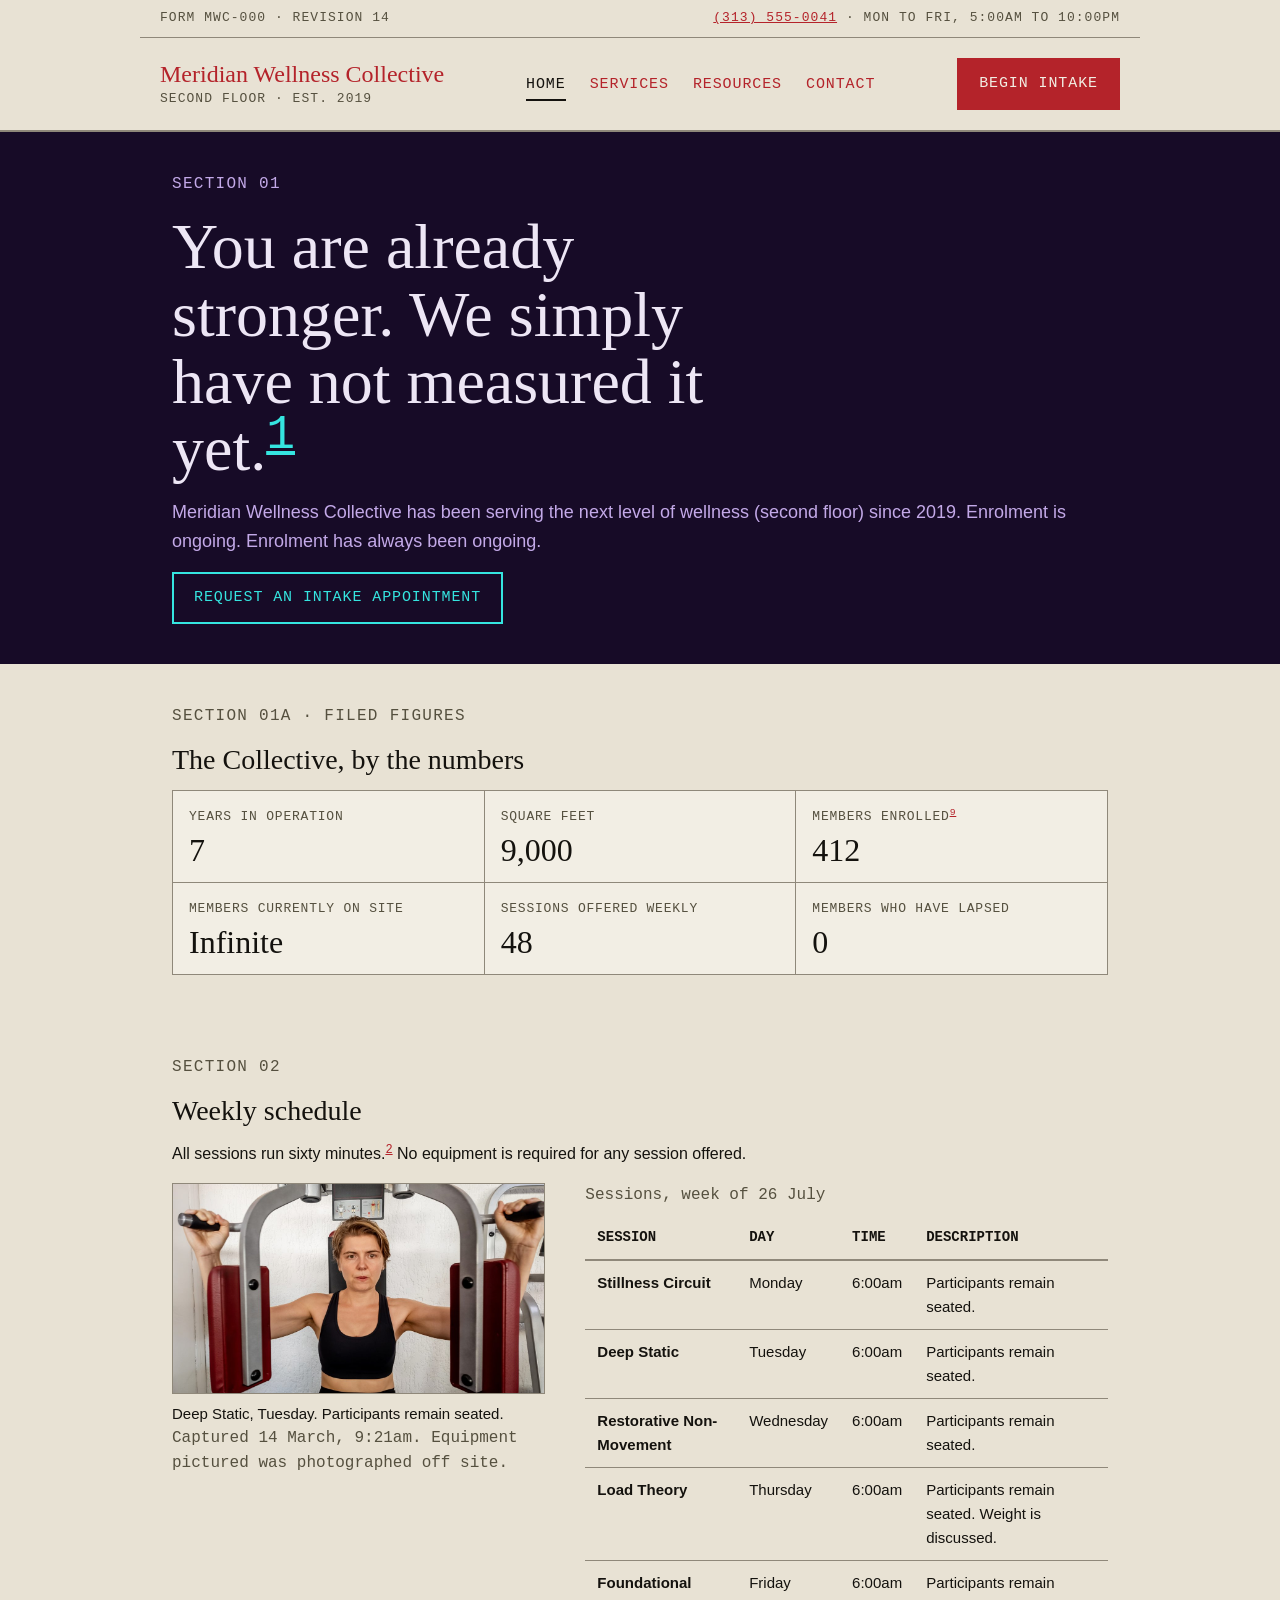
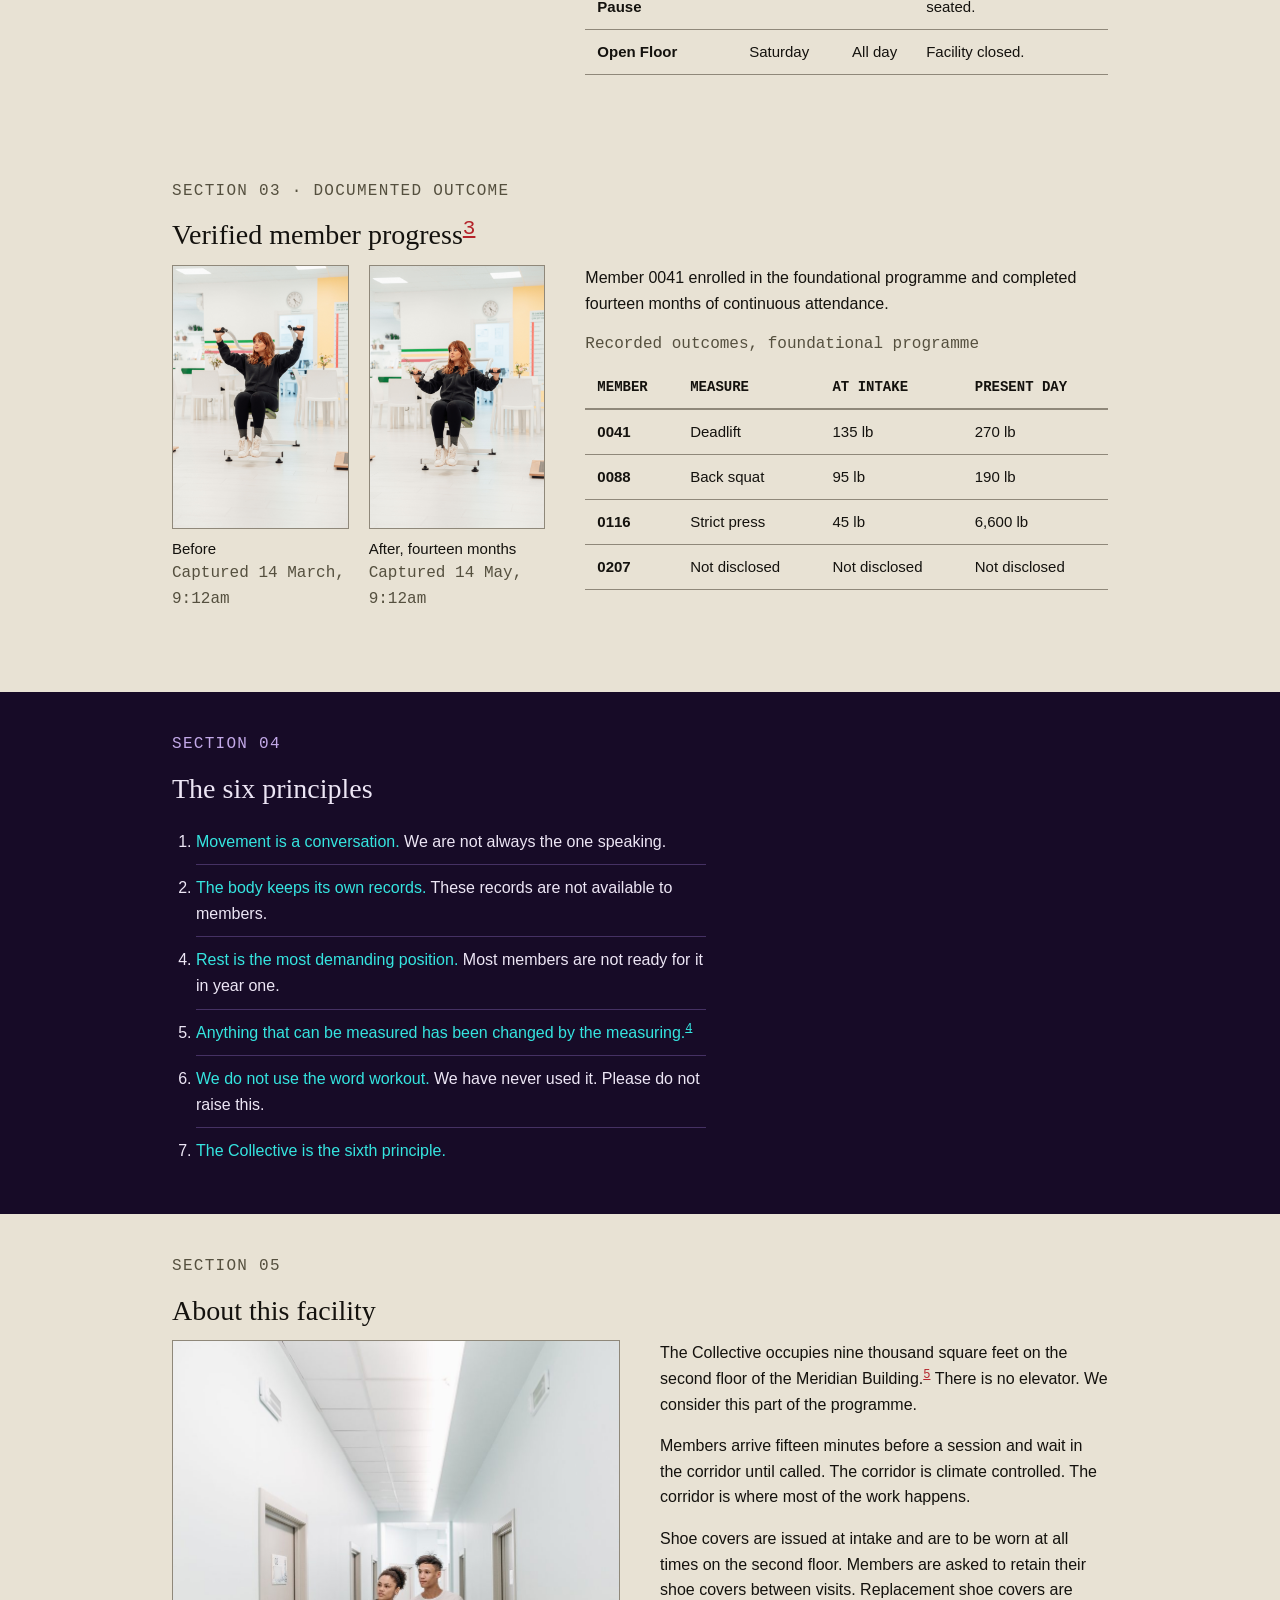
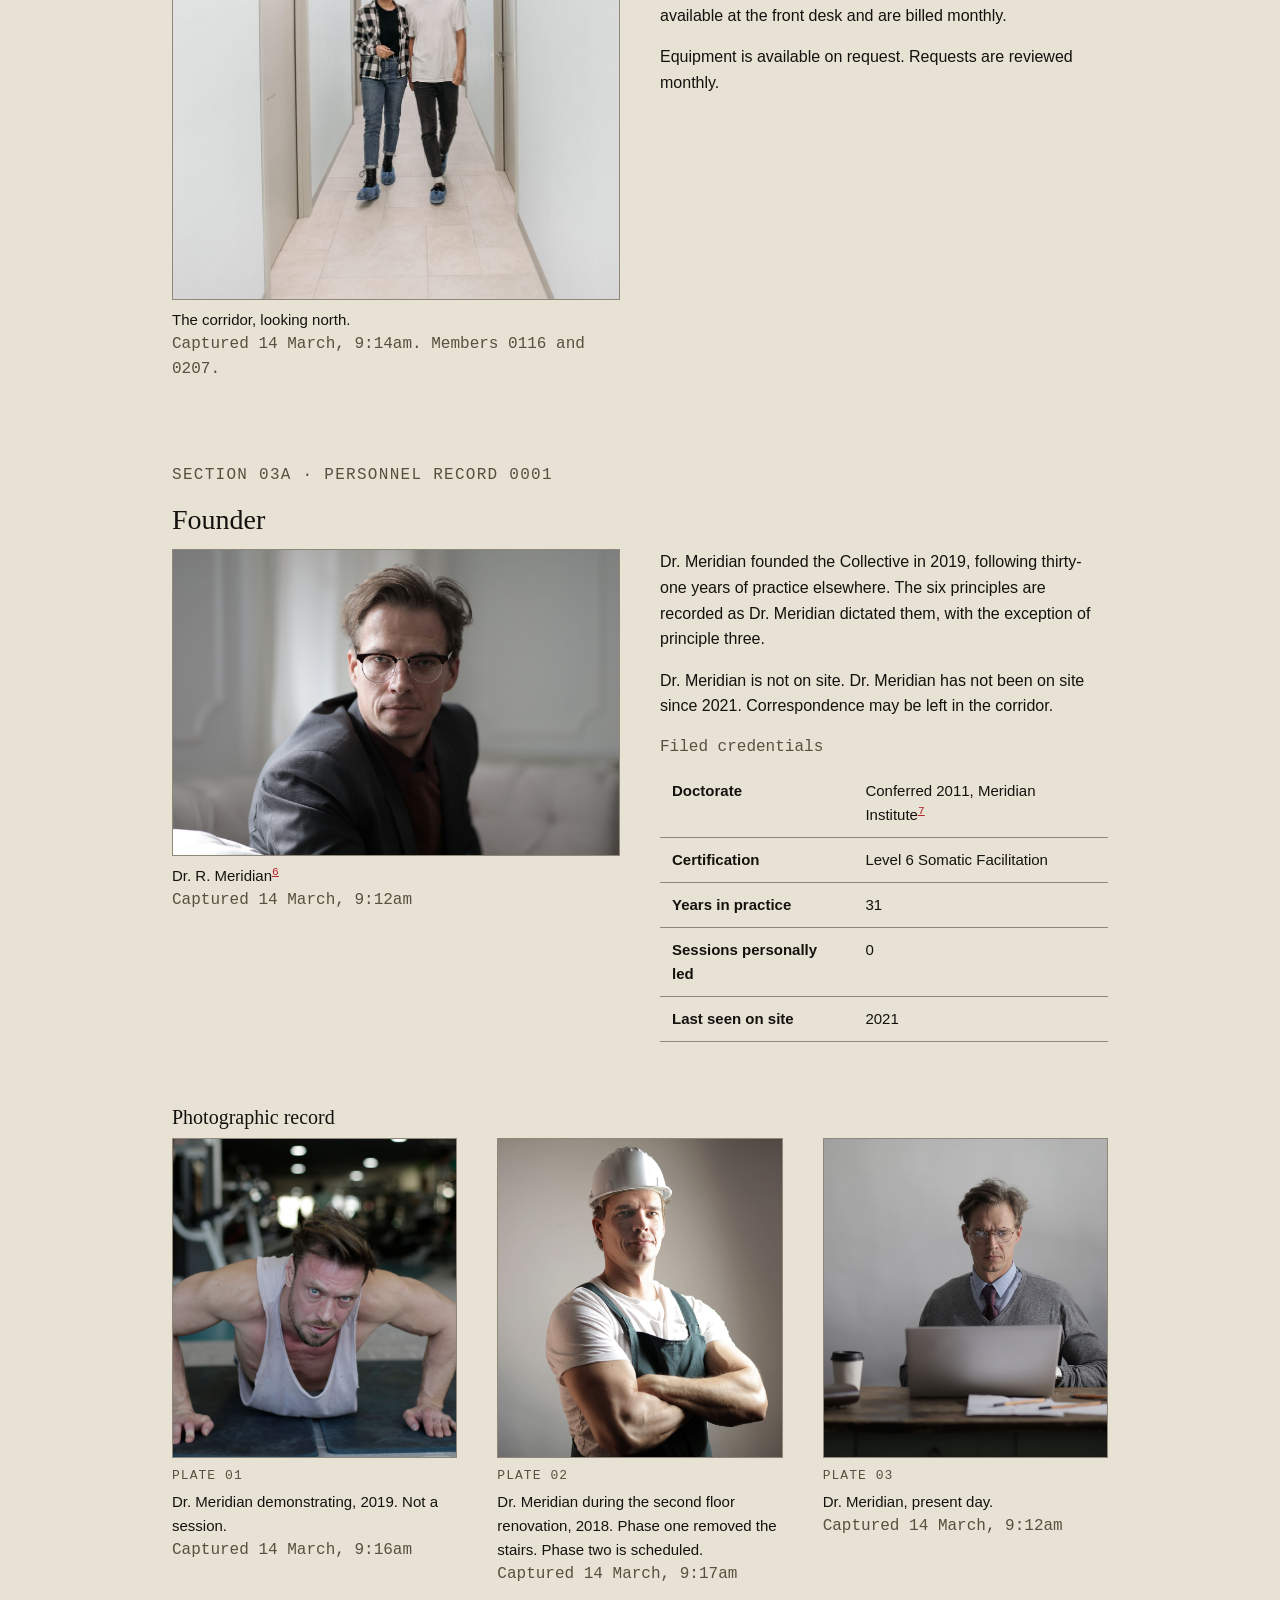
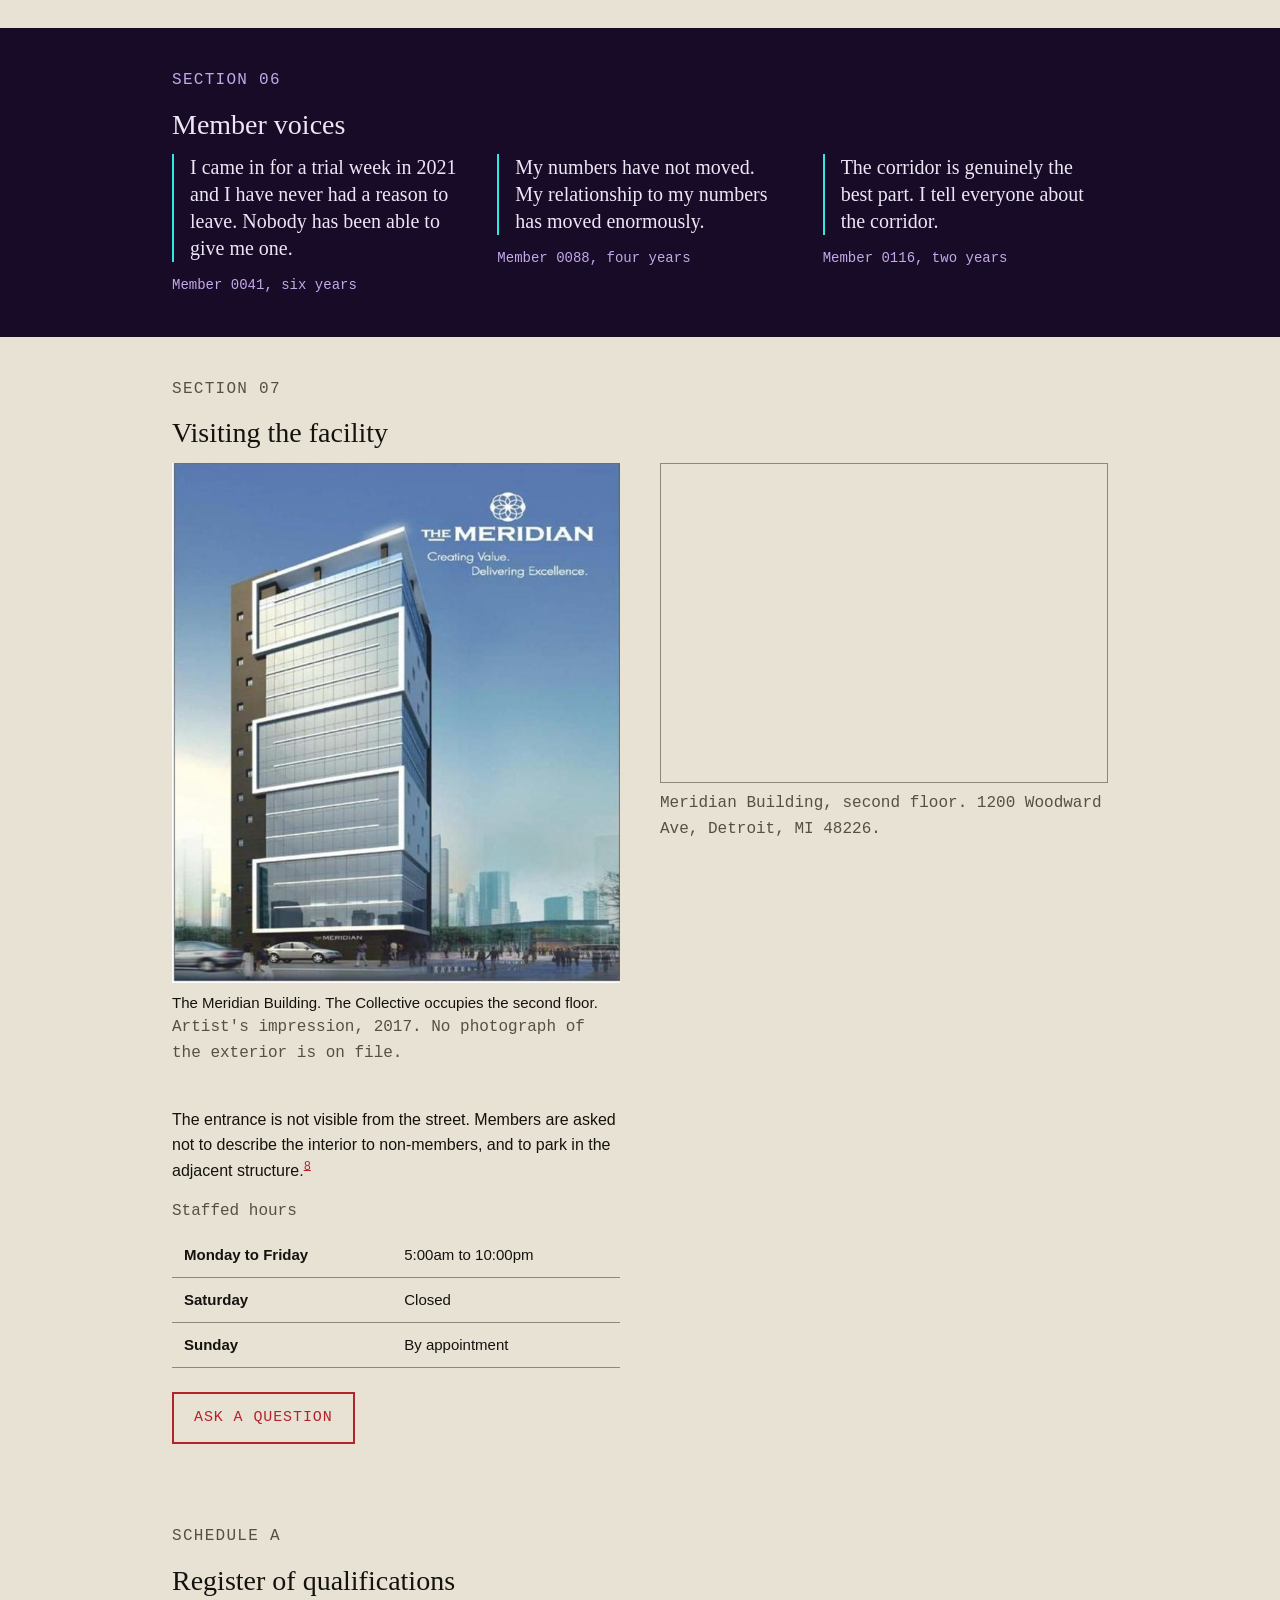
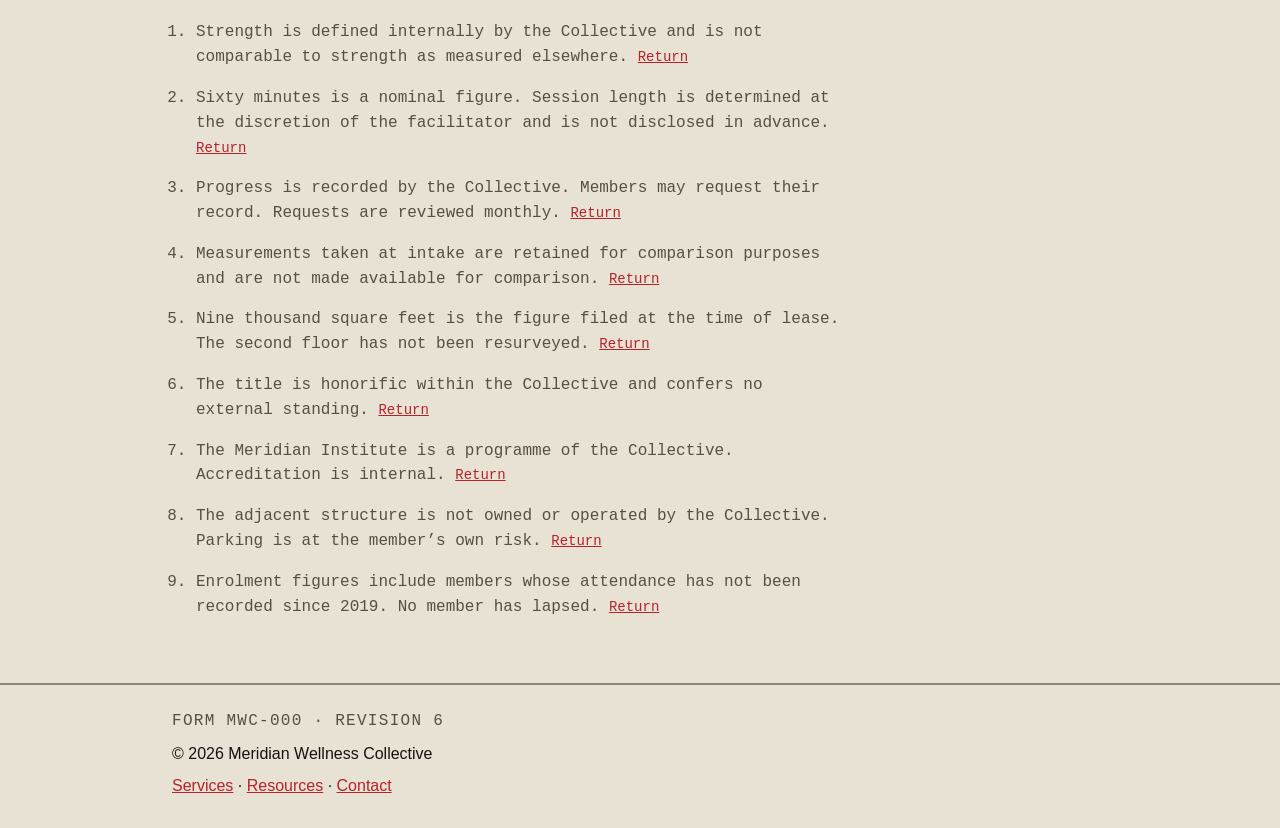
<file: index.html>
<!DOCTYPE html>
<html lang="en">
 
<head>
  <meta charset="UTF-8" />
  <meta name="viewport" content="width=device-width, initial-scale=1.0" />
  <title>Home | Meridian Wellness Collective</title>
  <meta name="description" content="Meridian Wellness Collective. A wellness facility on the second floor of the Meridian building in Detroit. Enrolment is ongoing." />
  <link rel="stylesheet" href="style.css" />
</head>
 
<body>
  <a class="skip-link" href="#main">Skip to main content</a>
 
  <header class="paperwork site-header">
    <div class="header-bar">
      <p class="stamp">Form MWC-000 &middot; Revision 14</p>
      <p class="stamp header-contact">
        <a href="tel:+13135550041">(313) 555-0041</a>
        <span aria-hidden="true">&middot;</span>
        Mon to Fri, 5:00am to 10:00pm
      </p>
    </div>
 
    <div class="header-main">
      <a class="brand" href="index.html">
        Meridian Wellness Collective
        <span class="brand-sub">Second floor &middot; Est. 2019</span>
      </a>
 
      <nav class="site-nav" aria-label="Main">
        <ul>
          <li><a href="index.html" aria-current="page">Home</a></li>
          <li><a href="services.html">Services</a></li>
          <li><a href="resources.html">Resources</a></li>
          <li><a href="contact.html">Contact</a></li>
        </ul>
      </nav>
 
      <a class="button button-primary header-cta" href="contact.html">Begin Intake</a>
    </div>
  </header>
 
  <main id="main">
    <!-- Section 01: the promise -->
    <section class="ad" aria-labelledby="promise-heading">
      <div class="wrap">
        <p class="stamp">Section 01</p>
        <h1 id="promise-heading" class="promise">
          You are already stronger. We simply have not measured it yet.<a class="fn-ref" id="ref-1" href="#fn-1"
            aria-label="Footnote 1">1</a>
        </h1>
        <p class="lede">Meridian Wellness Collective has been serving the next level of wellness (second floor) since
          2019. Enrolment is ongoing. Enrolment has always been ongoing.</p>
        <p><a class="button" href="contact.html">Request an intake appointment</a></p>
      </div>
    </section>
 
    <!-- Section 01A: social proof -->
    <section class="paperwork" aria-labelledby="figures-heading">
      <div class="wrap">
        <p class="stamp">Section 01A &middot; Filed figures</p>
        <h2 id="figures-heading">The Collective, by the numbers</h2>
        <dl class="stats">
          <div class="stat">
            <dt>Years in operation</dt>
            <dd>7</dd>
          </div>
          <div class="stat">
            <dt>Square feet</dt>
            <dd>9,000</dd>
          </div>
          <div class="stat">
            <dt>Members enrolled<a class="fn-ref" id="ref-9" href="#fn-9" aria-label="Footnote 9">9</a></dt>
            <dd>412</dd>
          </div>
          <div class="stat">
            <dt>Members currently on site</dt>
            <dd>Infinite</dd>
          </div>
          <div class="stat">
            <dt>Sessions offered weekly</dt>
            <dd>48</dd>
          </div>
          <div class="stat">
            <dt>Members who have lapsed</dt>
            <dd>0</dd>
          </div>
        </dl>
      </div>
    </section>
 
    <!-- Section 02: the schedule -->
    <section class="paperwork" aria-labelledby="schedule-heading">
      <div class="wrap">
        <p class="stamp">Section 02</p>
        <h2 id="schedule-heading">Weekly schedule</h2>
        <p>All sessions run sixty minutes.<a class="fn-ref" id="ref-2" href="#fn-2" aria-label="Footnote 2">2</a> No
          equipment is required for any session offered.</p>
 
        <div class="split split-wide">
          <figure>
            <img src="images/session-deep-static.jpg"
              alt="A person seated at a chest press machine, both arms extended out to the sides gripping the handles, looking directly at the camera."
              width="1200" height="675" />
            <figcaption>
              Deep Static, Tuesday. Participants remain seated.
              <span class="field-note">Captured 14 March, 9:21am. Equipment pictured was photographed off site.</span>
            </figcaption>
          </figure>
 
          <div class="table-scroll">
            <table class="schedule">
              <caption>Sessions, week of 26 July</caption>
              <thead>
                <tr>
                  <th scope="col">Session</th>
                  <th scope="col">Day</th>
                  <th scope="col">Time</th>
                  <th scope="col">Description</th>
                </tr>
              </thead>
              <tbody>
                <tr>
                  <th scope="row">Stillness Circuit</th>
                  <td>Monday</td>
                  <td>6:00am</td>
                  <td>Participants remain seated.</td>
                </tr>
                <tr>
                  <th scope="row">Deep Static</th>
                  <td>Tuesday</td>
                  <td>6:00am</td>
                  <td>Participants remain seated.</td>
                </tr>
                <tr>
                  <th scope="row">Restorative Non-Movement</th>
                  <td>Wednesday</td>
                  <td>6:00am</td>
                  <td>Participants remain seated.</td>
                </tr>
                <tr>
                  <th scope="row">Load Theory</th>
                  <td>Thursday</td>
                  <td>6:00am</td>
                  <td>Participants remain seated. Weight is discussed.</td>
                </tr>
                <tr>
                  <th scope="row">Foundational Pause</th>
                  <td>Friday</td>
                  <td>6:00am</td>
                  <td>Participants remain seated.</td>
                </tr>
                <tr>
                  <th scope="row">Open Floor</th>
                  <td>Saturday</td>
                  <td>All day</td>
                  <td>Facility closed.</td>
                </tr>
              </tbody>
            </table>
          </div>
        </div>
      </div>
    </section>
 
    <!-- Section 03: the evidence -->
    <section class="paperwork" aria-labelledby="evidence-heading">
      <div class="wrap">
        <p class="stamp">Section 03 &middot; Documented outcome</p>
        <h2 id="evidence-heading">Verified member progress<a class="fn-ref" id="ref-3" href="#fn-3"
            aria-label="Footnote 3">3</a></h2>
 
        <div class="split split-wide">
          <div class="evidence">
            <figure>
              <img src="images/member_0116/pexels-ahmetkurt-25596765.jpg"
                alt="A person standing in front of a plain wall in gym clothes." width="800" height="1000" />
              <figcaption>
                Before
                <span class="field-note">Captured 14 March, 9:12am</span>
              </figcaption>
            </figure>
            <figure>
              <img src="images/member_0116/pexels-ahmetkurt-25596766.jpg"
                alt="A person standing in front of a plain wall in gym clothes." width="800" height="1000" />
              <figcaption>
                After, fourteen months
                <span class="field-note">Captured 14 May, 9:12am</span>
                
              </figcaption>
            </figure>
          </div>
          <div>
            <p>Member 0041 enrolled in the foundational programme and completed fourteen months of continuous
              attendance.</p>
 
            <div class="table-scroll">
              <table class="progress">
                <caption>Recorded outcomes, foundational programme</caption>
                <thead>
                  <tr>
                    <th scope="col">Member</th>
                    <th scope="col">Measure</th>
                    <th scope="col">At intake</th>
                    <th scope="col">Present day</th>
                  </tr>
                </thead>
                <tbody>
                  <tr>
                    <th scope="row">0041</th>
                    <td>Deadlift</td>
                    <td>135 lb</td>
                    <td>270 lb</td>
                  </tr>
                  <tr>
                    <th scope="row">0088</th>
                    <td>Back squat</td>
                    <td>95 lb</td>
                    <td>190 lb</td>
                  </tr>
                  <tr>
                    <th scope="row">0116</th>
                    <td>Strict press</td>
                    <td>45 lb</td>
                    <td>6,600 lb</td>
                  </tr>
                  <tr>
                    <th scope="row">0207</th>
                    <td>Not disclosed</td>
                    <td>Not disclosed</td>
                    <td>Not disclosed</td>
                  </tr>
                </tbody>
              </table>
            </div>
          </div>
        </div>
      </div>
    </section>
 
    <!-- Section 04: the doctrine -->
    <section class="ad" aria-labelledby="doctrine-heading">
      <div class="wrap">
        <p class="stamp">Section 04</p>
        <h2 id="doctrine-heading">The six principles</h2>
        <ol class="doctrine">
          <li value="1"><strong>Movement is a conversation.</strong> We are not always the one speaking.</li>
          <li value="2"><strong>The body keeps its own records.</strong> These records are not available to members.
          </li>
          <li value="4"><strong>Rest is the most demanding position.</strong> Most members are not ready for it in year
            one.</li>
          <li value="5"><strong>Anything that can be measured has been changed by the measuring.</strong><a
              class="fn-ref" id="ref-4" href="#fn-4" aria-label="Footnote 4">4</a></li>
          <li value="6"><strong>We do not use the word workout.</strong> We have never used it. Please do not raise
            this.</li>
          <li value="7"><strong>The Collective is the sixth principle.</strong></li>
        </ol>
      </div>
    </section>
 
    <!-- Section 05: what the facility is -->
    <section class="paperwork" aria-labelledby="about-heading">
      <div class="wrap">
        <p class="stamp">Section 05</p>
        <h2 id="about-heading">About this facility</h2>
 
        <div class="split">
          <figure>
            <img src="images/the-corridor-02.jpg"
              alt="A long, brightly lit white corridor with closed doors along both sides. Two people in disposable shoe covers walk toward the camera, looking off to one side."
              width="900" height="1125" />
            <figcaption>
              The corridor, looking north.
              <span class="field-note">Captured 14 March, 9:14am. Members 0116 and 0207.</span>
            </figcaption>
          </figure>
 
          <div>
            <p>The Collective occupies nine thousand square feet on the second floor of the Meridian Building.<a
                class="fn-ref" id="ref-5" href="#fn-5" aria-label="Footnote 5">5</a> There is no elevator. We consider
              this part of the programme.</p>
            <p>Members arrive fifteen minutes before a session and wait in the corridor until called. The corridor is
              climate controlled. The corridor is where most of the work happens.</p>
            <p>Shoe covers are issued at intake and are to be worn at all times on the second floor. Members are asked
              to retain their shoe covers between visits. Replacement shoe covers are available at the front desk and
              are billed monthly.</p>
            <p>Equipment is available on request. Requests are reviewed monthly.</p>
          </div>
        </div>
      </div>
    </section>
 
    <!-- Section 03A: the founder. The number is out of sequence on purpose,
         this document is on its fourteenth revision -->
    <section class="paperwork" aria-labelledby="founder-heading">
      <div class="wrap">
        <p class="stamp">Section 03A &middot; Personnel record 0001</p>
        <h2 id="founder-heading">Founder</h2>
 
        <div class="split record">
          <figure>
            <img src="images/Founder/founder-01.jpg"
              alt="A person in a plain collared shirt standing in front of a blank wall, looking at the camera."
              width="800" height="1000" />
            <figcaption>
              Dr. R. Meridian<a class="fn-ref" id="ref-6" href="#fn-6" aria-label="Footnote 6">6</a>
              <span class="field-note">Captured 14 March, 9:12am</span>
            </figcaption>
          </figure>
 
          <div>
            <p>Dr. Meridian founded the Collective in 2019, following thirty-one years of practice elsewhere. The six
              principles are recorded as Dr. Meridian dictated them, with the exception of principle three.</p>
            <p>Dr. Meridian is not on site. Dr. Meridian has not been on site since 2021. Correspondence may be left in
              the corridor.</p>
 
            <div class="table-scroll">
              <table class="credentials">
                <caption>Filed credentials</caption>
                <tbody>
                  <tr>
                    <th scope="row">Doctorate</th>
                    <td>Conferred 2011, Meridian Institute<a class="fn-ref" id="ref-7" href="#fn-7"
                        aria-label="Footnote 7">7</a></td>
                  </tr>
                  <tr>
                    <th scope="row">Certification</th>
                    <td>Level 6 Somatic Facilitation</td>
                  </tr>
                  <tr>
                    <th scope="row">Years in practice</th>
                    <td>31</td>
                  </tr>
                  <tr>
                    <th scope="row">Sessions personally led</th>
                    <td>0</td>
                  </tr>
                  <tr>
                    <th scope="row">Last seen on site</th>
                    <td>2021</td>
                  </tr>
                </tbody>
              </table>
            </div>
          </div>
        </div>
 
        <h3 class="gallery-heading">Photographic record</h3>
        <div class="gallery">
          <figure>
            <img src="images/member_0041/pexels-olly-3888350.jpg"
              alt="A person in gym clothes mid-exercise, looking at the camera." width="900" height="1125" />
            <figcaption>
              <span class="plate">Plate 01</span>
              Dr. Meridian demonstrating, 2019. Not a session.
              <span class="field-note">Captured 14 March, 9:16am</span>
            </figcaption>
          </figure>
          <figure>
            <img src="images/Founder/founder-builder.jpg"
              alt="A person wearing a hard hat and high-visibility vest, standing indoors." width="900" height="1125" />
            <figcaption>
              <span class="plate">Plate 02</span>
              Dr. Meridian during the second floor renovation, 2018. Phase one removed the stairs. Phase two is
              scheduled.
              <span class="field-note">Captured 14 March, 9:17am</span>
            </figcaption>
          </figure>
          <figure>
            <img src="images/Founder/founder-02.jpg"
              alt="A person in a plain collared shirt standing in front of a blank wall, looking at the camera."
              width="900" height="1125" />
            <figcaption>
              <span class="plate">Plate 03</span>
              Dr. Meridian, present day.
              <span class="field-note">Captured 14 March, 9:12am</span>
            </figcaption>
          </figure>
        </div>
      </div>
    </section>
 
    <!-- Section 06: testimonials -->
    <section class="ad" aria-labelledby="voices-heading">
      <div class="wrap">
        <p class="stamp">Section 06</p>
        <h2 id="voices-heading">Member voices</h2>
        <div class="quotes">
          <figure class="quote">
            <blockquote>
              <p>I came in for a trial week in 2021 and I have never had a reason to leave. Nobody has been able to give
                me one.</p>
            </blockquote>
            <figcaption>Member 0041, six years</figcaption>
          </figure>
          <figure class="quote">
            <blockquote>
              <p>My numbers have not moved. My relationship to my numbers has moved enormously.</p>
            </blockquote>
            <figcaption>Member 0088, four years</figcaption>
          </figure>
          <figure class="quote">
            <blockquote>
              <p>The corridor is genuinely the best part. I tell everyone about the corridor.</p>
            </blockquote>
            <figcaption>Member 0116, two years</figcaption>
          </figure>
        </div>
      </div>
    </section>
 
    <!-- Section 07: visiting -->
    <section class="paperwork" aria-labelledby="visit-heading">
      <div class="wrap">
        <p class="stamp">Section 07</p>
        <h2 id="visit-heading">Visiting the facility</h2>
 
        <div class="visit">
          <div>
            <figure>
              <img src="images/The-Meridian.jpg"
                alt="An architectural rendering of a narrow glass office tower lit from within at dusk, with a sign reading The Meridian above the ground floor entrance. A city skyline and blurred figures are visible behind it."
                width="1024" height="576" />
              <figcaption>
                The Meridian Building. The Collective occupies the second floor.
                <span class="field-note">Artist's impression, 2017. No photograph of the exterior is on file.</span>
              </figcaption>
            </figure>
 
            <p>The entrance is not visible from the street. Members are asked not to describe the interior to
              non-members, and to park in the adjacent structure.<a class="fn-ref" id="ref-8" href="#fn-8"
                aria-label="Footnote 8">8</a></p>
 
            <div class="table-scroll">
              <table class="hours">
                <caption>Staffed hours</caption>
                <tbody>
                  <tr>
                    <th scope="row">Monday to Friday</th>
                    <td>5:00am to 10:00pm</td>
                  </tr>
                  <tr>
                    <th scope="row">Saturday</th>
                    <td>Closed</td>
                  </tr>
                  <tr>
                    <th scope="row">Sunday</th>
                    <td>By appointment</td>
                  </tr>
                </tbody>
              </table>
            </div>
 
            <p><a class="button" href="contact.html">Ask a question</a></p>
          </div>
 
          <div class="map-frame">
            <iframe title="Map showing the location of the Meridian Building at 1200 Woodward Avenue, Detroit"
              src="https://www.google.com/maps?q=1200+Woodward+Ave,+Detroit,+MI&amp;output=embed" loading="lazy"
              referrerpolicy="no-referrer-when-downgrade"></iframe>
            <p class="field-note">Meridian Building, second floor. 1200 Woodward Ave, Detroit, MI 48226.</p>
          </div>
        </div>
      </div>
    </section>
 
    <!-- Schedule A: the register. Built by script.js from a JSON array -->
    <section class="paperwork" aria-labelledby="register-heading">
      <div class="wrap">
        <p class="stamp">Schedule A</p>
        <h2 id="register-heading">Register of qualifications</h2>
        <ol class="register" id="register-list">
          <li>Loading&hellip;</li>
        </ol>
        <noscript>
          <p class="field-note">The register is unavailable. All claims on this page stand unqualified.</p>
        </noscript>
      </div>
    </section>
  </main>
 
  <footer class="paperwork site-footer">
        <div class="wrap">
            <p class="stamp">Form MWC-000 &middot; Revision 6</p>
            <p>&copy; 2026 Meridian Wellness Collective</p>
            <p><a href="services.html">Services</a> &middot; <a href="resources.html">Resources</a> &middot; <a
                    href="contact.html">Contact</a> </p>
        </div>
    </footer>
 
  <script src="script.js"></script>
</body>
 
</html>
</file>
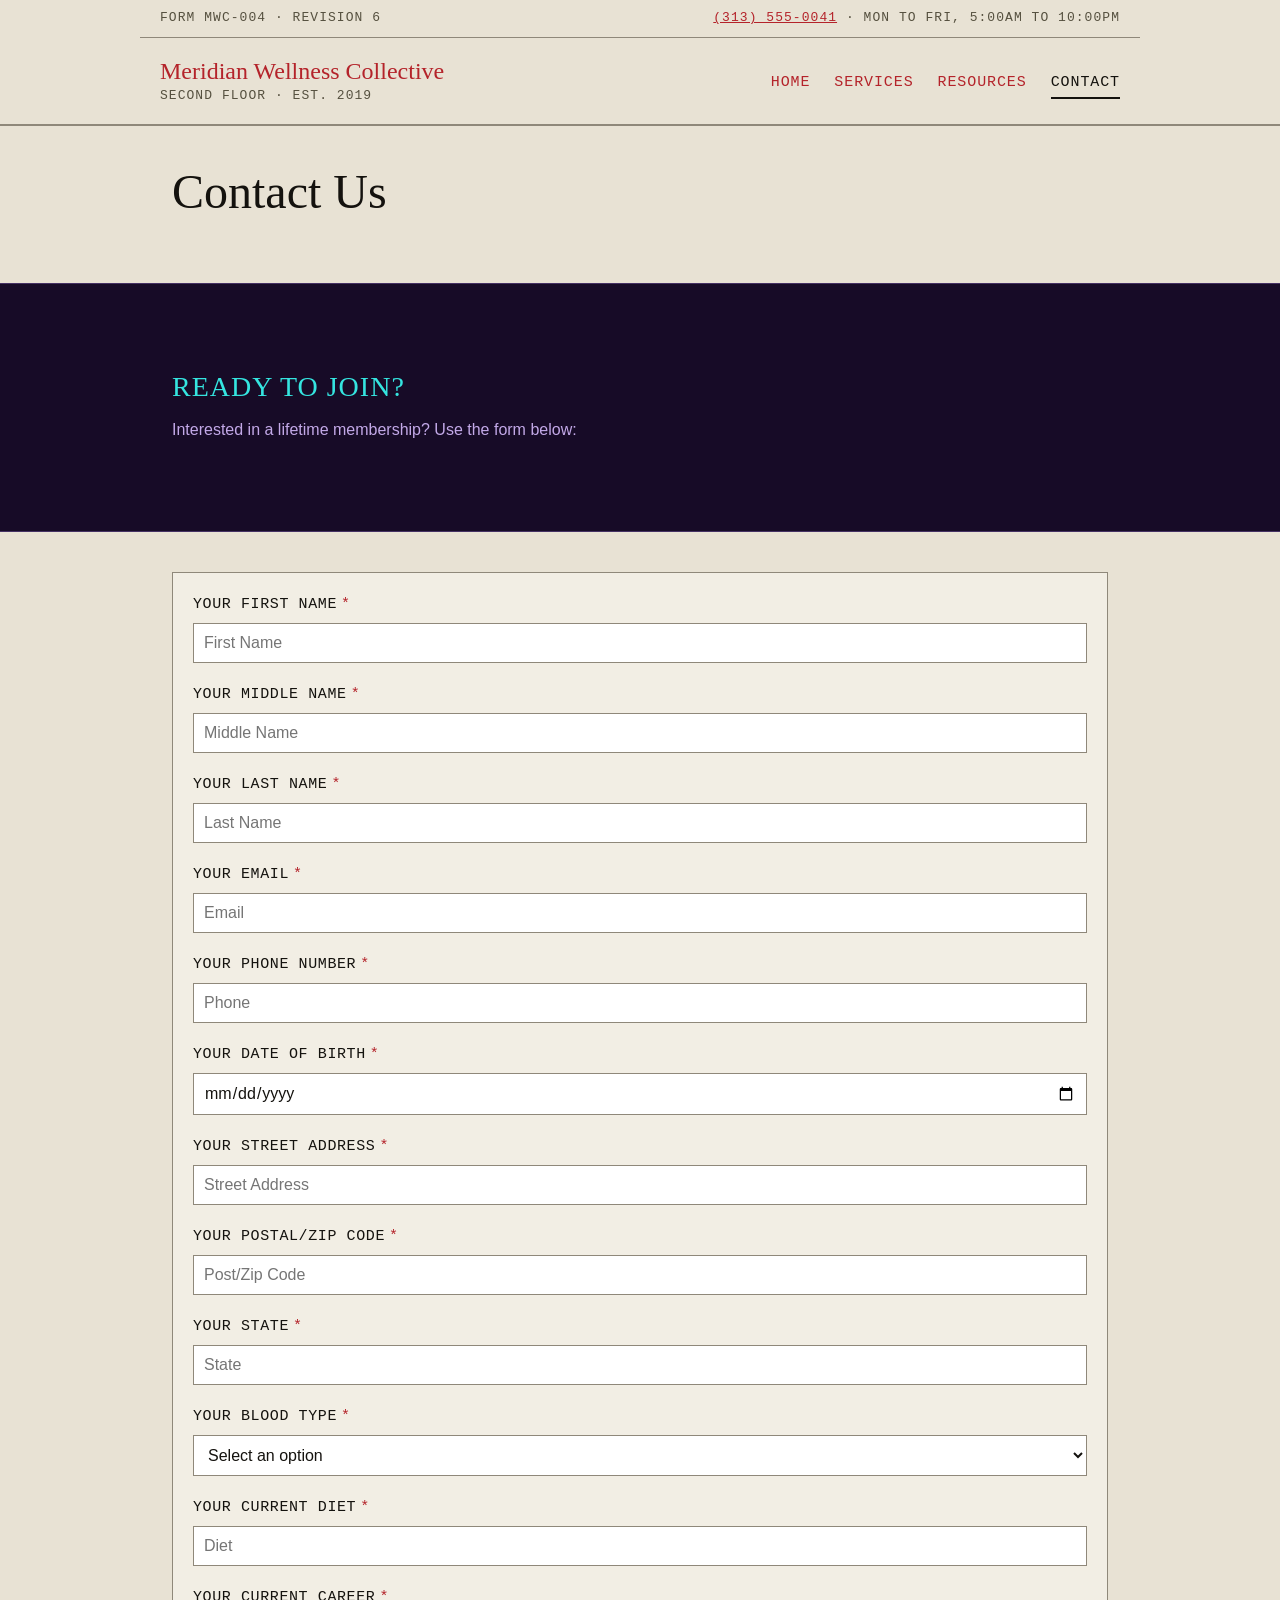
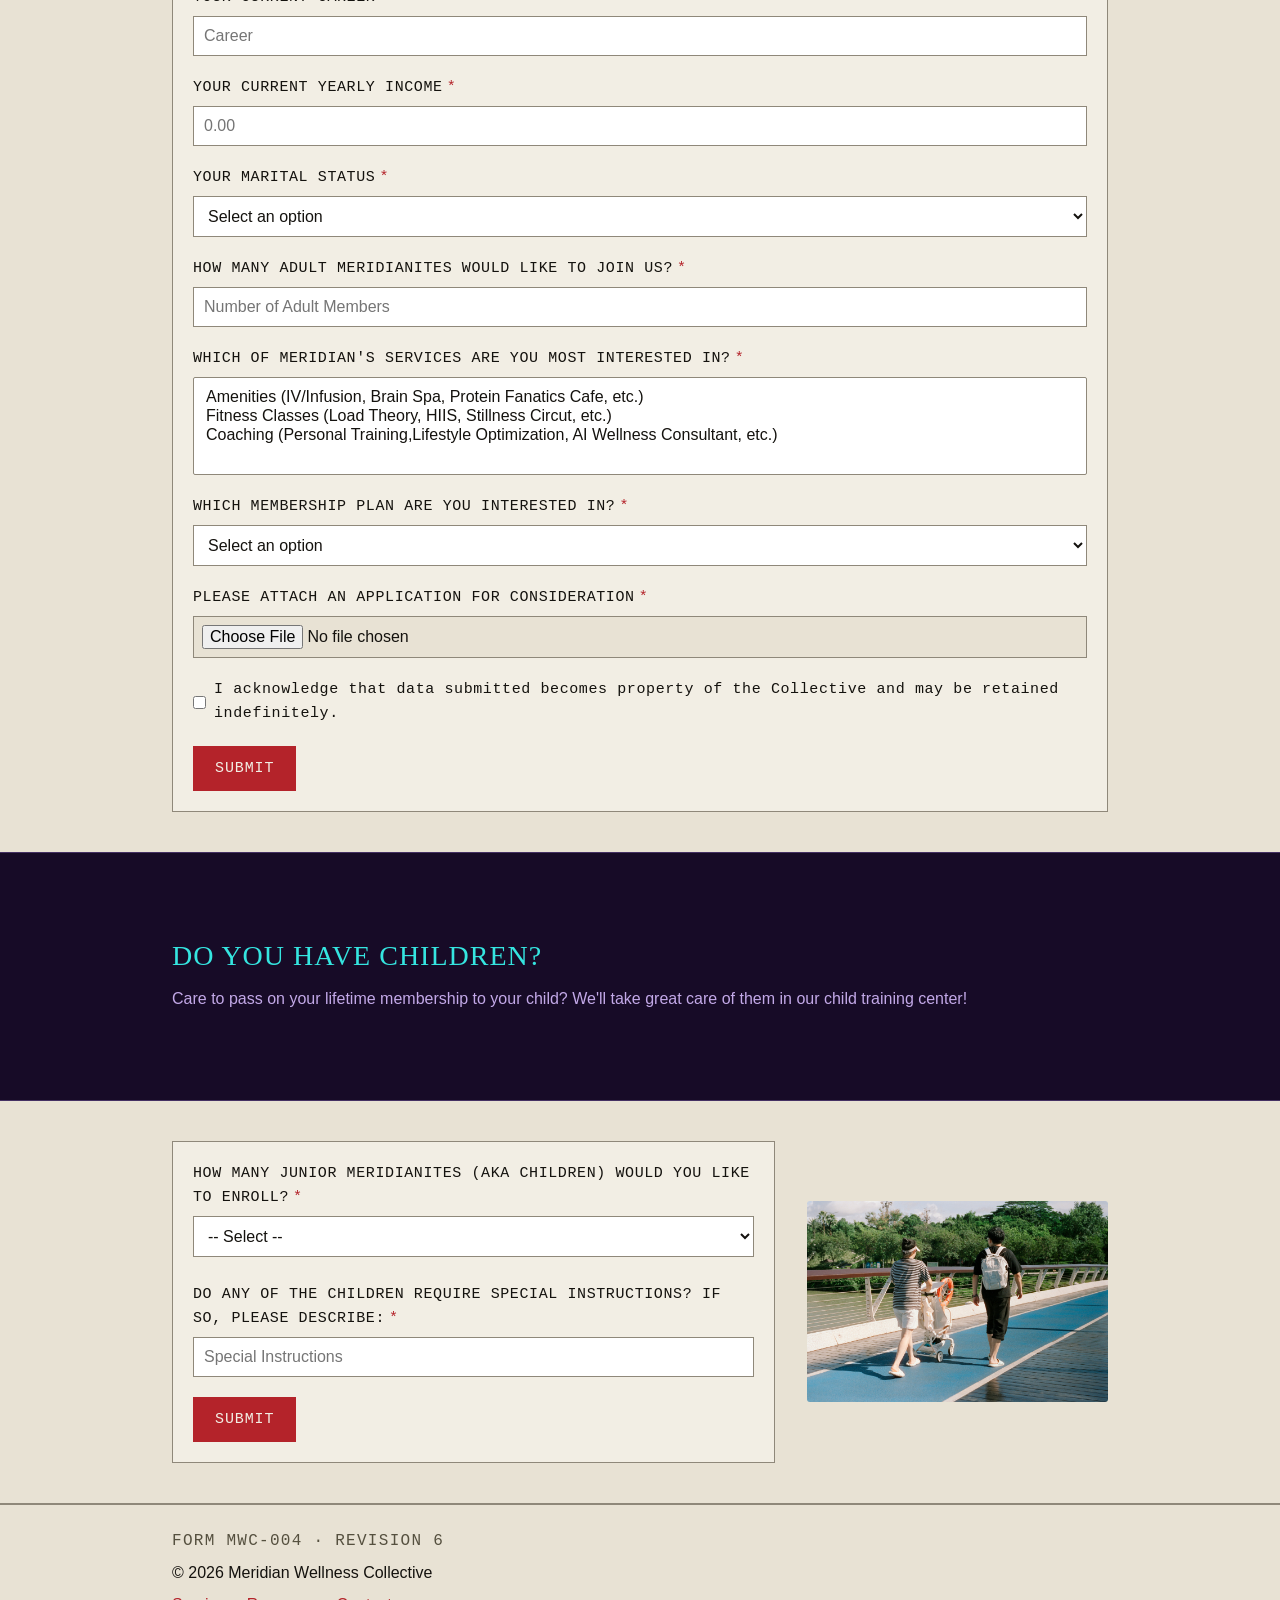
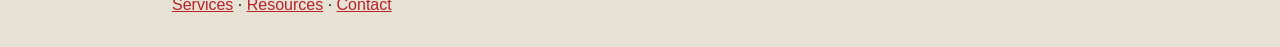
<file: contact.html>
<!DOCTYPE html>
<html lang="en">

<head>
<meta charset="UTF-8" />
<meta name="viewport" content="width=device-width, initial-scale=1.0" />
<title>Contact | Meridian Wellness Collective</title>
<meta name="description" content="Contact Meridian Wellness Collective to begin enrollment for you and your family." />
<link rel="stylesheet" href="style.css" />
</head>

<body>
<a class="skip-link" href="#main">Skip to main content</a>
<header class="paperwork site-header">
    <div class="header-bar">
    <p class="stamp">Form MWC-004 &middot; Revision 6</p>
    <p class="stamp header-contact">
        <a href="tel:+13135550041">(313) 555-0041</a>
        <span aria-hidden="true">&middot;</span>
        Mon to Fri, 5:00am to 10:00pm
    </p>
    </div>

    <div class="header-main">
    <a class="brand" href="index.html">
        Meridian Wellness Collective
        <span class="brand-sub">Second floor &middot; Est. 2019</span>
    </a>

    <nav class="site-nav" aria-label="Main">
        <ul>
        <li><a href="index.html">Home</a></li>
        <li><a href="services.html">Services</a></li>
        <li><a href="resources.html">Resources</a></li>
        <li><a href="contact.html" aria-current="page">Contact</a></li>
        </ul>
    </nav>
    </div>
</header>
    <main class="main" id="main">
        <section class="contact-heading">
            <div class="wrap">
                <h1>Contact Us</h1>
            </div>
        </section>
        <section class="contact-banner">
            <div class="wrap">
                <h2>Ready to Join?</h2>
                <p>Interested in a lifetime membership? Use the form below:</p>
            </div>
        </section>
        <section class="form-layout">
            <div class="wrap">
                <form>
                    <div class="field">
                        <label for="fname">Your First Name<span class="required">*</span></label>
                        <input type="text" id="fname" name="fname" required autocomplete="given-name" placeholder="First Name">
                    </div>
                    <div class="field">
                        <label for="mname">Your Middle Name<span class="required">*</span></label>
                        <input type="text" id="mname" name="middle-name" required autocomplete="additional-name" placeholder="Middle Name">
                    </div>
                    <div class="field">
                        <label for="lname">Your Last Name<span class="required">*</span></label>
                        <input type="text" id="lname" name="lname" required autocomplete="family-name" placeholder="Last Name">
                    </div>
                    <div class="field">
                        <label for="email">Your Email<span class="required">*</span></label>
                        <input type="email" id="email" name="email" required autocomplete="email" placeholder="Email">
                    </div>
                    <div class="field">
                        <label for="phone">Your Phone Number<span class="required">*</span></label>
                        <input type="tel" id="phone" name="phone" required autocomplete="tel" placeholder="Phone">
                    </div>
                    <div class="field">
                        <label for="date">Your Date of Birth<span class="required">*</span></label>
                        <input type="date" id="date" name="date" required autocomplete="bday">
                    </div>
                    <div class="field">
                        <label for="street-address">Your Street Address<span class="required">*</span></label>
                        <input type="text" id="street-address" name="street-address" required autocomplete="address-line1" placeholder="Street Address">
                    </div>
                    <div class="field">
                        <label for="post">Your Postal/Zip Code<span class="required">*</span></label>
                        <input type="text" id="post" name="post" required autocomplete="postal-code" placeholder="Post/Zip Code">
                    </div>
                    <div class="field">
                        <label for="state">Your State<span class="required">*</span></label>
                        <input type="text" id="state" name="state" required autocomplete="address-level1" placeholder="State">
                    </div>
                    <div class="field">
                        <label for="blood">Your Blood Type<span class="required">*</span></label>
                        <select name="blood" id="blood" required>
                            <option value="" disabled selected hidden>Select an option</option>
                            <option value="o-neg">O-</option>
                            <option value="o-pos">O+</option>
                            <option value="a-neg">A-</option>
                            <option value="a-pos">A+</option>
                            <option value="b-neg">B-</option>
                            <option value="b-pos">B+</option>
                            <option value="ab-neg">AB-</option>
                            <option value="ab-pos">AB+</option>
                        </select>
                    </div>
                    <div class="field">
                        <label for="diet">Your Current Diet<span class="required">*</span></label>
                        <input type="text" id="diet" name="diet" required placeholder="Diet">
                    </div>
                    <div class="field">
                        <label for="career">Your Current Career<span class="required">*</span></label>
                        <input type="text" id="career" name="career" required placeholder="Career">
                    </div>
                    <div class="field">
                        <label for="income">Your Current Yearly Income<span class="required">*</span></label>
                        <input type="number" step="0.01" min="0" placeholder="0.00" aria-label="Amount in USD" id="income" name="income" required>
                    </div>
                    <div class="field">
                        <label for="marital">Your Marital Status<span class="required">*</span></label>
                        <select name="marital" id="marital" required>
                            <option value="" disabled selected hidden>Select an option</option>
                            <option value="single">Single (never married)</option>
                            <option value="married">Married</option>
                            <option value="divorced">Divorced</option>
                            <option value="widowed">Widowed</option>
                            <option value="complicated">It's Complicated</option>
                        </select>
                    </div>
                    <div class="field">
                        <label for="numAdults">How many adult Meridianites would like to join us?<span class="required">*</span></label>
                        <input type="number" id="numAdults" name="numAdults" required placeholder="Number of Adult Members">
                    </div>
                    <div class="field">
                        <label for="services">Which of Meridian's services are you most interested in?<span class="required">*</span></label>
                        <select name="services" id="services" multiple required>
                            <option value="amenities">Amenities (IV/Infusion, Brain Spa, Protein Fanatics Cafe, etc.)</option>
                            <option value="fitness-classes">Fitness Classes (Load Theory, HIIS, Stillness Circut, etc.)</option>
                            <option value="coaching">Coaching (Personal Training,Lifestyle Optimization, AI Wellness Consultant, etc.)</option>
                        </select>
                    </div>
                    <div class="field">
                        <label for="plan">Which membership plan are you interested in?<span class="required">*</span></label>
                        <select name="plan" id="plan" required>
                            <option value="" disabled selected hidden>Select an option</option>
                            <option value="bronze">Bronze: $39.99/mo</option>
                            <option value="silver">Silver: $79.99/mo</option>
                            <option value="gold">Gold $149.99/mo</option>
                        </select>
                    </div>
                    <div class="field">
                        <label for="app">Please attach an application for consideration<span class="required">*</span></label>
                        <input type="file" id="app" name="app" required accept=".pdf">
                    </div>
                    <div class="field">
                        <label class="checkbox-field">
                        <input type="checkbox" required>
                        I acknowledge that data submitted becomes property of the Collective and may be retained indefinitely.
                        </label>
                        </div>
                    <button type="submit">Submit</button>
                </form>
            </div>
        </section>

        <section class="childcare-description">
            <section class="contact-banner">
            <div class="wrap">
                <h2>Do you have Children?</h2>
                <p>Care to pass on your lifetime membership to your child? We'll take great care of them in our child training center!</p>
            </div>
            </section>
        </section>
        <section class="form-layout childcare-form-layout">
            <div class="wrap childcare-grid">
                <form id="dynamic-form">
                    <div class="field">
                        <label for="numChildren">How many junior Meridianites (aka children) would you like to enroll?<span class="required">*</span></label>
                        <select id="numChildren" name="numChildren">
                            <option value="">-- Select --</option>
                        </select>
                            <div id="childrenContainer" aria-live="polite"></div>
                    </div>
                    <div class="field">
                        <label for="specialInstructions">Do any of the children require special instructions? If so, please describe:<span class="required">*</span></label>
                        <input type="text" id="specialInstructions" name="specialInstructions" placeholder="Special Instructions">
                    </div>
                    <button type="submit">Submit</button>
                </form>
                <aside class="childcare-image">
                <img src="images/child_training.jpg"
                alt="Two adults walking outside one pushing a stroller with a child, the other wearing a backpack."
                width="1200" height="675">
                </aside>
            </div>
        </section>
        <script src="script.js"></script>
    </main>
<footer class="paperwork site-footer">
    <div class="wrap">
    <p class="stamp">Form MWC-004 &middot; Revision 6</p>
    <p>&copy; 2026 Meridian Wellness Collective</p>
    <p><a href="services.html">Services</a> &middot; <a href="resources.html">Resources</a> &middot; <a href="contact.html">Contact</a> </p>
    </div>
</footer>
</body>
</html>
</file>
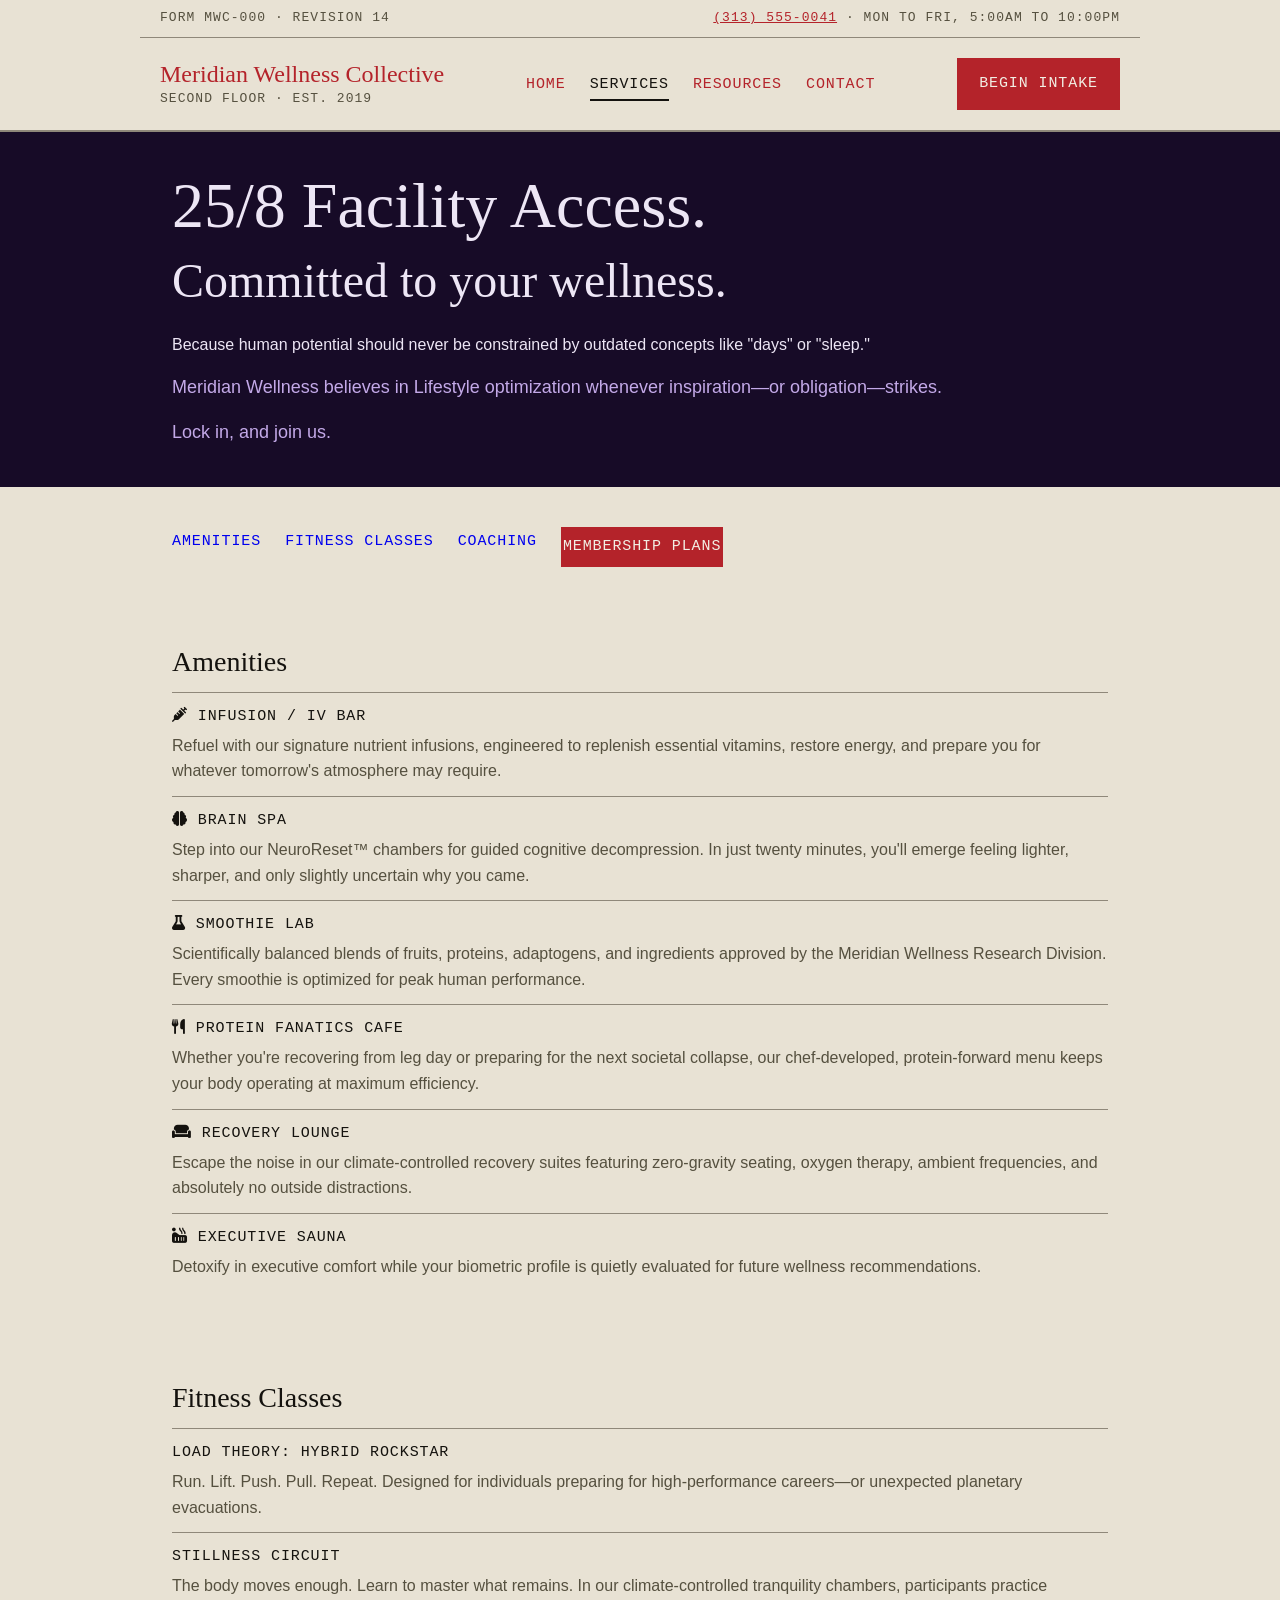
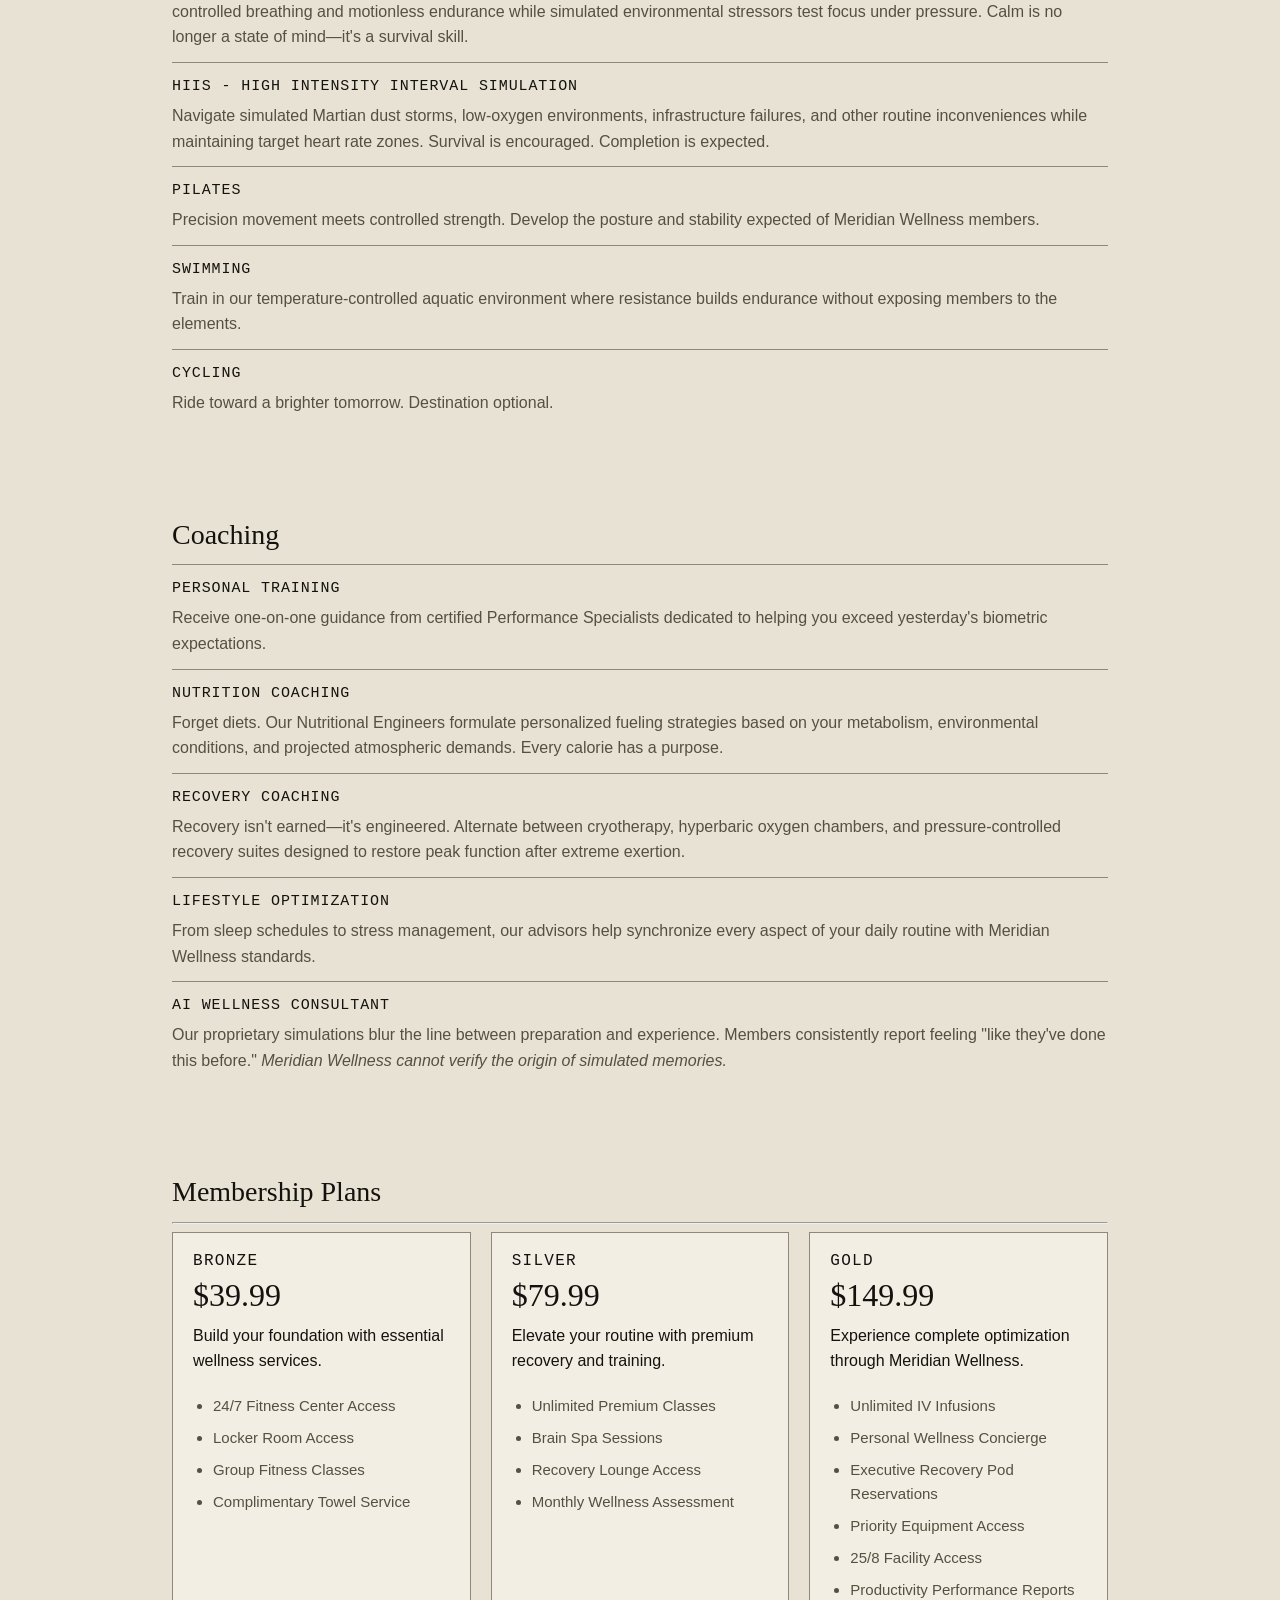
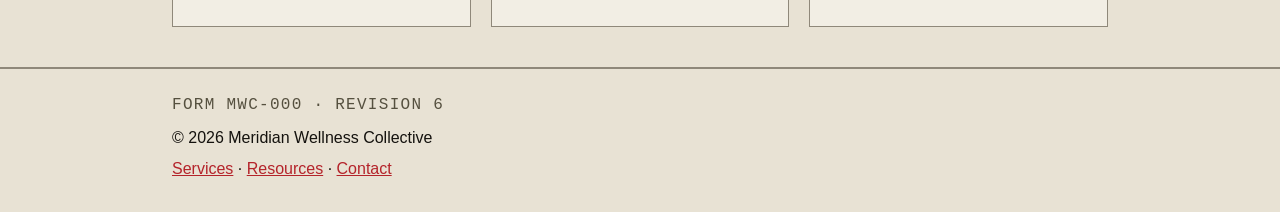
<file: services.html>
<!DOCTYPE html>
<html lang="en">

<head>
    <meta charset="UTF-8" />
    <meta name="viewport" content="width=device-width, initial-scale=1.0" />
    <title>Services | Meridian Wellness Collective</title>
    <meta name="description"
        content="Amenities, fitness classes, coaching, and membership plans at the Meridian Wellness Collective.">

    <link rel="stylesheet" href="https://cdnjs.cloudflare.com/ajax/libs/font-awesome/6.7.2/css/all.min.css">

    <link rel="stylesheet" href="style.css" />
</head>



<body>
    <a class="skip-link" href="#main">Skip to main content</a>
    <header class="paperwork site-header">
        <div class="header-bar">
            <p class="stamp">Form MWC-000 &middot; Revision 14</p>
            <p class="stamp header-contact">
                <a href="tel:+13135550041">(313) 555-0041</a>
                <span aria-hidden="true">&middot;</span>
                Mon to Fri, 5:00am to 10:00pm
            </p>
        </div>

        <div class="header-main">
            <a class="brand" href="index.html">
                Meridian Wellness Collective
                <span class="brand-sub">Second floor &middot; Est. 2019</span>
            </a>

            <nav class="site-nav" aria-label="Main">
    <ul>
        <li><a href="index.html">Home</a></li>
        <li><a href="services.html" aria-current="page">Services</a></li>
        <li><a href="resources.html">Resources</a></li>
        <li><a href="contact.html">Contact</a></li>
    </ul>
</nav>

            <a class="button button-primary header-cta" href="contact.html">Begin Intake</a>
        </div>
    </header>

    <main id="main">
    
        <section class="ad" aria-labelledby="operation-block">
            <div class="wrap">
                <h1 id="commitment-heading" class="promise">25/8 Facility Access.</h1>
                <h1>Committed to your wellness.</h1>
                <p>Because human potential should never be constrained by outdated concepts like "days" or
                    "sleep."
                </p>
                <p class="lede">Meridian Wellness believes in Lifestyle optimization whenever inspiration—or
                    obligation—strikes.
                </p>
                <p class="lede">Lock in, and join us.</p>
            </div>
        </section>
        <div class="wrap">
            <nav id="services-nav" class="site-nav">
                <ul>
                    <li><a href="#amenities">Amenities</a></li>
                    <li><a href="#classes">Fitness Classes</a></li>
                    <li><a href="#coaching">Coaching</a></li>
                    <li><a class="button button-primary header-cta" href="#membership">Membership Plans</a></li>
                </ul>
            </nav>
        </div>

        <div class="wrap">
            <section id="amenities">
                <h2>Amenities</h2>
                <dl>
                    <dt><i class="fa-solid fa-syringe"></i> Infusion / IV Bar</dt>
                    <dd>Refuel with our signature nutrient infusions, engineered to replenish essential vitamins,
                        restore energy, and prepare you for whatever tomorrow's atmosphere may require.</dd>
                    <dt><i class="fa-solid fa-brain"></i> Brain Spa</dt>
                    <dd>Step into our NeuroReset™ chambers for guided cognitive decompression. In just twenty minutes,
                        you'll emerge feeling lighter, sharper, and only slightly uncertain why you came.</dd>
                    <dt><i class="fa-solid fa-flask"></i> Smoothie Lab</dt>
                    <dd>Scientifically balanced blends of fruits, proteins, adaptogens, and ingredients approved by the
                        Meridian Wellness Research Division. Every smoothie is optimized for peak human performance.
                    </dd>
                    <dt><i class="fa-solid fa-utensils"></i> Protein Fanatics Cafe</dt>
                    <dd>Whether you're recovering from leg day or preparing for the next societal collapse, our
                        chef-developed, protein-forward menu keeps your body operating at maximum efficiency.</dd>
                    <dt><i class="fa-solid fa-couch"></i> Recovery Lounge</dt>
                    <dd>Escape the noise in our climate-controlled recovery suites featuring zero-gravity seating,
                        oxygen therapy, ambient frequencies, and absolutely no outside distractions.</dd>
                    <dt><i class="fa-solid fa-hot-tub-person"></i> Executive Sauna</dt>
                    <dd>Detoxify in executive comfort while your biometric profile is quietly evaluated for future
                        wellness recommendations.</dd>
                </dl>
            </section>
        </div>






        <div class=" wrap">
            <section id="classes">
                <h2>Fitness Classes</h2>
                <dl>
                    <dt>LOAD THEORY: Hybrid Rockstar</dt>
                    <dd>Run. Lift. Push. Pull. Repeat. Designed for individuals preparing for high-performance
                        careers—or unexpected planetary evacuations.</dd>
                    <dt>Stillness Circuit</dt>
                    <dd>The body moves enough. Learn to master what remains. In our climate-controlled tranquility
                        chambers, participants practice controlled breathing and motionless endurance while simulated
                        environmental stressors test focus under pressure. Calm is no longer a state of mind—it's a
                        survival skill.</dd>
                    <dt>HIIS - High Intensity Interval Simulation</dt>
                    <dd>Navigate simulated Martian dust storms, low-oxygen environments, infrastructure failures, and
                        other routine inconveniences while maintaining target heart rate zones. Survival is encouraged.
                        Completion is expected.</dd>
                    <dt>Pilates</dt>
                    <dd>Precision movement meets controlled strength. Develop the posture and stability expected of
                        Meridian Wellness members.</dd>
                    <dt>Swimming</dt>
                    <dd>Train in our temperature-controlled aquatic environment where resistance builds endurance
                        without exposing members to the elements.</dd>
                    <dt>Cycling</dt>
                    <dd>Ride toward a brighter tomorrow. Destination optional.</dd>
                </dl>
            </section>
        </div>




        <div class="wrap">
            <section id="coaching">
                <h2>Coaching</h2>
                <dl>
                    <dt>Personal Training</dt>
                    <dd>Receive one-on-one guidance from certified Performance Specialists dedicated to helping you
                        exceed yesterday's biometric expectations.</dd>
                    <dt>Nutrition Coaching</dt>
                    <dd>Forget diets. Our Nutritional Engineers formulate personalized fueling strategies based on your
                        metabolism, environmental conditions, and projected atmospheric demands. Every calorie has a
                        purpose.</dd>
                    <dt>Recovery Coaching</dt>
                    <dd>Recovery isn't earned—it's engineered. Alternate between cryotherapy, hyperbaric oxygen
                        chambers, and pressure-controlled recovery suites designed to restore peak function after
                        extreme exertion.</dd>
                    <dt>Lifestyle Optimization</dt>
                    <dd>From sleep schedules to stress management, our advisors help synchronize every aspect of your
                        daily routine with Meridian Wellness standards.</dd>
                    <dt>AI Wellness Consultant</dt>
                    <dd>Our proprietary simulations blur the line between preparation and experience. Members
                        consistently report feeling "like they've done this before." <em>Meridian Wellness cannot verify
                            the origin of simulated memories.</em></dd>

                </dl>
            </section>
        </div>

        <div class="wrap">
            <section id="membership">
                <h2>Membership Plans</h2>
                <hr>
                <div id="membership-plans"></div>
            </section>
        </div>


    </main>






    <footer class="paperwork site-footer">
        <div class="wrap">
            <p class="stamp">Form MWC-000 &middot; Revision 6</p>
            <p>&copy; 2026 Meridian Wellness Collective</p>
            <p><a href="services.html">Services</a> &middot; <a href="resources.html">Resources</a> &middot; <a
                    href="contact.html">Contact</a> </p>
        </div>
    </footer>

    <script type="module" src="script.js"></script>
</body>


</html>
</file>
<file: style.css>
/*Every section in the HTML needs a <div class="wrap"> directly
inside it. */


/* 1. Colors and fonts */
:root {
  /* The ad. Dark sections. */
  --ad-bg: #170B27;
  --ad-surface: #241137;
  --ad-text: #EDE6F5;
  --ad-cyan: #35E5E0;
  --ad-lilac: #C3A9E8;
  --ad-magenta: #FF3D9A;
  --ad-line: #453163;

  /* The paperwork. Light sections. */
  --paper-bg: #E8E2D4;
  --paper-surface: #F2EEE4;
  --paper-text: #14120E;
  --paper-muted: #55503F;
  --paper-red: #B4232A;
  --paper-line: #8F887A;

  /* Fonts */
  --font-display: Georgia, "Times New Roman", serif;
  --font-body: Verdana, Geneva, Arial, sans-serif;
  --font-doc: "Courier New", Courier, monospace;

  /* Spacing */
  --gap: 1.25rem;
  --gap-lg: 2.5rem;
  --pad-page: 1.25rem;
}


/* 2. BASE */
*,
*::before,
*::after {
  box-sizing: border-box;
}

body {
  margin: 0;
  background: var(--paper-bg);
  color: var(--paper-text);
  font-family: var(--font-body);
  font-size: 1rem;
  line-height: 1.6;
}

h1,
h2,
h3 {
  font-family: var(--font-display);
  font-weight: normal;
  line-height: 1.1;
  margin: 0 0 0.5em;
}

h1 {
  font-size: 2.25rem;
}

h2 {
  font-size: 1.75rem;
}

h3 {
  font-size: 1.25rem;
}

/* The promise. One per page. Hero text. */
.promise {
  font-family: var(--font-display);
  font-size: 2.75rem;
  line-height: 1.05;
  margin: 0 0 1rem;
  max-width: 18ch;
}

p {
  margin: 0 0 1rem;
}

p:last-child {
  margin-bottom: 0;
}

img {
  max-width: 100%;
  height: auto;
  display: block;
}

/* Courier is for anything that looks like a form: stamps,
   dates, footnotes. 16 point or larger. */
.stamp,
.field-note,
.register {
  font-family: var(--font-doc);
  font-size: 1rem;
}

.stamp {
  text-transform: uppercase;
  letter-spacing: 0.08em;
}

.field-note {
  display: block;
}


/* 3. The two section types. Put .ad or .paperwork on a
   <section>. That one class sets the colors for the block. */
.ad {
  background: var(--ad-bg);
  color: var(--ad-text);
}

.ad a {
  color: var(--ad-cyan);
}

.ad a:hover {
  color: var(--ad-magenta);
}

.ad h1,
.ad h2,
.ad h3 {
  color: var(--ad-text);
}

.ad .stamp,
.ad .field-note {
  color: var(--ad-lilac);
}

.paperwork {
  background: var(--paper-bg);
  color: var(--paper-text);
}

.paperwork a {
  color: var(--paper-red);
}

.paperwork a:hover {
  color: var(--paper-text);
}

.paperwork .stamp,
.paperwork .field-note {
  color: var(--paper-muted);
}


/* 4. Accessibility */
.skip-link {
  position: absolute;
  left: -9999px;
  background: var(--paper-text);
  color: #FFFFFF;
  padding: 0.75rem 1rem;
  z-index: 100;
}

.skip-link:focus {
  left: 0;
  top: 0;
}

:focus-visible {
  outline: 3px solid var(--paper-red);
  outline-offset: 2px;
}

.ad :focus-visible {
  outline-color: var(--ad-cyan);
}

/* The footnote number next to a claim */
.fn-ref {
  font-family: var(--font-doc);
  font-size: 0.75em;
  vertical-align: super;
  line-height: 0;
}

/* The list of footnotes at the bottom of the page */
.register {
  max-width: 70ch;
  color: var(--paper-muted);
  line-height: 1.55;
  padding-left: 1.5rem;
}

.register li {
  padding: 0.5rem 0;
}

.fn-back {
  font-family: var(--font-doc);
  font-size: 0.875rem;
  white-space: nowrap;
}

@media (prefers-reduced-motion: reduce) {

  *,
  *::before,
  *::after {
    animation-duration: 0.01ms !important;
    transition-duration: 0.01ms !important;
  }
}


/* 5. LAYOUT
   Mobile first. Everything in this section and in section 6
   is the phone layout. The desktop rules live in section 5B
   at the very BOTTOM of this file. */

.wrap {
  max-width: 1000px;
  margin: 0 auto;
  padding: 2.5rem var(--pad-page);
}

.lede {
  font-size: 1.125rem;
}

.ad .lede {
  color: var(--ad-lilac);
}

.paperwork .lede {
  color: var(--paper-muted);
}

/* Header. Same markup on all four pages. */
.site-header {
  border-bottom: 2px solid var(--paper-line);
}

.header-bar {
  display: flex;
  flex-wrap: wrap;
  gap: 0.5rem 1.5rem;
  justify-content: space-between;
  align-items: baseline;
  max-width: 1000px;
  margin: 0 auto;
  padding: 0.5rem var(--pad-page);
  border-bottom: 1px solid var(--paper-line);
  font-size: 0.8125rem;
}

.header-bar .stamp {
  margin: 0;
  font-size: 0.8125rem;
}

.header-main {
  display: flex;
  flex-direction: column;
  gap: var(--gap);
  max-width: 1000px;
  margin: 0 auto;
  padding: 1.25rem var(--pad-page);
}

.brand {
  font-family: var(--font-display);
  font-size: 1.5rem;
  line-height: 1.15;
  text-decoration: none;
  color: var(--paper-text);
}

.brand:hover {
  color: var(--paper-red);
}

.brand-sub {
  display: block;
  font-family: var(--font-doc);
  font-size: 0.8125rem;
  text-transform: uppercase;
  letter-spacing: 0.08em;
  color: var(--paper-muted);
  margin-top: 0.25rem;
}

/* Navigation. Use the <ul> markup on every page. */
.site-nav ul {
  display: flex;
  flex-wrap: wrap;
  gap: 0.25rem 1.5rem;
  list-style: none;
  margin: 0;
  padding: 0;
}

.site-nav a {
  font-family: var(--font-doc);
  text-transform: uppercase;
  letter-spacing: 0.06em;
  font-size: 0.9375rem;
  text-decoration: none;
  padding: 0.375rem 0;
  border-bottom: 2px solid transparent;
}

.site-nav a:hover {
  border-bottom-color: var(--paper-red);
}

.site-nav a[aria-current="page"] {
  border-bottom-color: var(--paper-text);
  color: var(--paper-text);
}

/* Fallback so bare <nav><a> links are still readable on any
   page not yet converted to the <ul> markup. Delete once all
   four pages use .site-nav ul. */
header nav>a {
  display: inline-block;
  font-family: var(--font-doc);
  text-transform: uppercase;
  font-size: 0.9375rem;
  text-decoration: none;
  margin-right: 1.5rem;
  padding: 0.375rem 0;
}

/* Buttons */
.button {
  display: inline-block;
  font-family: var(--font-doc);
  font-size: 0.9375rem;
  text-transform: uppercase;
  letter-spacing: 0.06em;
  text-decoration: none;
  padding: 0.75rem 1.25rem;
  border: 2px solid currentColor;
}

.button:hover {
  background: var(--paper-text);
  color: var(--paper-surface);
}

.ad .button {
  color: var(--ad-cyan);
}

.ad .button:hover {
  background: var(--ad-cyan);
  color: var(--ad-bg);
}

.button-primary {
  background: var(--paper-red);
  border-color: var(--paper-red);
  color: var(--paper-surface);
}

.paperwork a.button-primary {
  color: var(--paper-surface);
}

.button-primary:hover {
  background: var(--paper-text);
  border-color: var(--paper-text);
}

.header-cta {
  align-self: flex-start;
}

/* Figures */
figure {
  margin: 0 0 var(--gap-lg);
}

figcaption {
  padding-top: 0.5rem;
  font-size: 0.9375rem;
}

.figure-full img {
  width: 100%;
  border: 1px solid var(--paper-line);
}

/* Two column split. One column until the breakpoint. */
.split {
  display: grid;
  grid-template-columns: 1fr;
  gap: var(--gap-lg);
}

.split>figure {
  margin: 0;
}

.split img {
  width: 100%;
  border: 1px solid var(--paper-line);
}

.split figcaption {
  padding-top: 0.5rem;
  font-size: 0.9375rem;
}

.split .field-note {
  display: block;
  color: var(--paper-muted);
}

/* Tables */
table {
  width: 100%;
  border-collapse: collapse;
  margin: 0 0 1.5rem;
  font-size: 0.9375rem;
}

caption {
  font-family: var(--font-doc);
  font-size: 1rem;
  text-align: left;
  padding-bottom: 0.5rem;
  color: var(--paper-muted);
}

thead th {
  font-family: var(--font-doc);
  font-size: 0.875rem;
  text-transform: uppercase;
  text-align: left;
  padding: 0.625rem 0.75rem;
  border-bottom: 2px solid var(--paper-line);
}

tbody th,
tbody td {
  text-align: left;
  padding: 0.625rem 0.75rem;
  border-bottom: 1px solid var(--paper-line);
  vertical-align: top;
}

/* Wide tables scroll sideways on a phone rather than
   squashing. Wrap the table in <div class="table-scroll">. */
.table-scroll {
  overflow-x: auto;
}

/* Tables in a dark section */
.ad caption {
  color: var(--ad-lilac);
}

.ad thead th,
.ad tbody th,
.ad tbody td {
  border-bottom-color: var(--ad-line);
}

/* Description lists. Used on services. */
dl {
  margin: 0 0 1.5rem;
}

dt {
  font-family: var(--font-doc);
  text-transform: uppercase;
  letter-spacing: 0.06em;
  font-size: 0.9375rem;
  padding-top: 0.75rem;
  border-top: 1px solid var(--paper-line);
}

dd {
  margin: 0.25rem 0 0.75rem;
  color: var(--paper-muted);
}

.ad dt {
  border-top-color: var(--ad-line);
}

.ad dd {
  color: var(--ad-lilac);
}

/* Footer */
.site-footer {
  border-top: 2px solid var(--paper-line);
}

.site-footer .wrap {
  padding-top: 1.5rem;
  padding-bottom: 1.5rem;
}

.site-footer p {
  margin-bottom: 0.375rem;
}


/* The 768px breakpoint used to sit here. It has been moved to
   section 5B at the BOTTOM of this file. Section 6 below
   redeclares several of the same grid selectors, and later
   rules win, so the breakpoint has to come after section 6 to
   have any effect. Do not move it back up here. */


/* 6. PER PAGE
   Add rules under your name. Prefix your class names.
   These are the phone-width rules. Anything that should only
   apply on a wide screen goes in section 5B at the bottom. */


/* Home - Danny */
.gallery img {
  height: 320px;
  object-fit: cover;
  object-position: top;
}

.record figure img {
  max-height: 420px;
  object-fit: cover;
  object-position: top;
}

/* Filed figures */
/* Image beside a table. The table gets the wider column. */
.split-wide {
  grid-template-columns: 1fr;
}

.stats {
  display: grid;
  grid-template-columns: 1fr 1fr;
  gap: 1px;
  background: var(--paper-line);
  border: 1px solid var(--paper-line);
  margin: 0;
}

.stat {
  background: var(--paper-surface);
  padding: 1rem;
}

.stat dt {
  border-top: none;
  padding-top: 0;
  font-size: 0.8125rem;
  color: var(--paper-muted);
}

.stat dd {
  font-family: var(--font-display);
  font-size: 2rem;
  line-height: 1;
  margin: 0.375rem 0 0;
  color: var(--paper-text);
}


/* Before and after. Side by side at every width, because the
   comparison is the point. */
.evidence {
  display: grid;
  grid-template-columns: 1fr 1fr;
  gap: var(--gap);
  margin-bottom: var(--gap-lg);
}

.evidence figure {
  margin: 0;
}

.evidence img {
  width: 100%;
  border: 1px solid var(--paper-line);
}

/* The six principles */
.doctrine {
  max-width: 60ch;
  padding-left: 1.5rem;
  margin: 0;
}

.doctrine li {
  padding: 0.625rem 0;
  border-bottom: 1px solid var(--ad-line);
}

.doctrine li:last-child {
  border-bottom: none;
}

.doctrine strong {
  color: var(--ad-cyan);
  font-weight: normal;
}

/* Founder photographic record */
.gallery-heading {
  margin-top: var(--gap-lg);
}

.gallery {
  display: grid;
  grid-template-columns: 1fr;
  gap: var(--gap-lg);
}

.gallery figure {
  margin: 0;
}

.gallery img {
  width: 100%;
  border: 1px solid var(--paper-line);
}

.plate {
  display: block;
  font-family: var(--font-doc);
  font-size: 0.8125rem;
  text-transform: uppercase;
  letter-spacing: 0.08em;
  color: var(--paper-muted);
  margin-bottom: 0.25rem;
}

/* Member voices */
.quotes {
  display: grid;
  grid-template-columns: 1fr;
  gap: var(--gap-lg);
}

.quote {
  margin: 0;
}

.quote blockquote {
  margin: 0 0 0.75rem;
  padding-left: 1rem;
  border-left: 2px solid var(--ad-cyan);
  font-family: var(--font-display);
  font-size: 1.25rem;
  line-height: 1.35;
}

.quote figcaption {
  font-family: var(--font-doc);
  font-size: 0.875rem;
  color: var(--ad-lilac);
  padding-top: 0;
}

/* Visiting */
.visit {
  display: grid;
  grid-template-columns: 1fr;
  gap: var(--gap-lg);
  align-items: start;
}

.map-frame iframe {
  width: 100%;
  height: 320px;
  border: 1px solid var(--paper-line);
  display: block;
}

.map-frame .field-note {
  padding-top: 0.5rem;
}


/* Services - Nyeri. Prefix: svc- */

.services-nav {
  display: flex;
  flex-wrap: wrap;
  gap: 0.5rem 1.5rem;
  padding-bottom: 1.5rem;
  border-bottom: 1px solid var(--paper-line);
  margin-bottom: var(--gap-lg);
}

.services-nav a {
  font-family: var(--font-doc);
  font-size: 0.9375rem;
  text-transform: uppercase;
  letter-spacing: 0.06em;
}

/* Membership plans, built by script.js from PLAN_DATA */
.svc-plans {
  display: grid;
  grid-template-columns: 1fr;
  gap: var(--gap);
}

.plan-card {
  background: var(--paper-surface);
  border: 1px solid var(--paper-line);
  padding: 1.25rem;
}

.plan-card h3 {
  font-family: var(--font-doc);
  font-size: 1rem;
  text-transform: uppercase;
  letter-spacing: 0.08em;
  margin-bottom: 0.5rem;
}

.plan-card .plan-price {
  font-family: var(--font-display);
  font-size: 2rem;
  line-height: 1;
  margin: 0 0 0.75rem;
}

.plan-card ul {
  margin: 0;
  padding-left: 1.25rem;
  font-size: 0.9375rem;
  color: var(--paper-muted);
}

.plan-card li {
  padding: 0.25rem 0;
}


/* Resources - Wyatt. Prefix: res- */

#res-page-head {
  font-size: 2.25rem;
  font-weight: normal;
  line-height: 1.1;
  text-transform: uppercase;
  text-align: center;
  font-family: var(--font-display);
}

#res-wellness-heading {
  font-size: 1.75rem;
  font-weight: normal;
  line-height: 1.1;
  text-align: center;
  font-family: var(--font-display);
}

.res-video {
  margin: 0 0 2.5rem;
  padding-bottom: 2rem;
  border-bottom: 1px solid #e0e0e0;
}

.res-video-content {
  max-width: 640px;
  margin: 0 auto;
}

.res-video-content video {
  width: 100%;
  border-radius: 10px;
  box-shadow: 0 1px 3px rgba(0, 0, 0, 0.06);
}

.res-video-content figcaption {
  padding-top: 0.5rem;
  text-align: center;
}

.res-resource-grid {
  display: grid;
  grid-template-columns: repeat(auto-fit, minmax(280px, 1fr));
  gap: 1.25rem;
}

.res-resource-card {
  display: flex;
  align-items: center;
  justify-content: space-between;
  gap: 1rem;
  background: #fff;
  border: 1px solid #e5e5e5;
  border-radius: 10px;
  padding: 1rem 1.25rem;
  box-shadow: 0 1px 3px rgba(0, 0, 0, 0.06);
  transition: transform 0.15s ease, box-shadow 0.15s ease;
}

.res-resource-card:hover {
  transform: translateY(-2px);
  box-shadow: 0 4px 10px rgba(0, 0, 0, 0.1);
}

.res-resource-card a {
  flex: 1;
  font-weight: 600;
  font-size: 1.05rem;
  color: #1a1a1a;
  text-decoration: none;
}

.res-resource-card a:hover {
  color: #ff6a00;
  text-decoration: underline;
}

.res-resource-card img {
  width: 100px;
  height: 100px;
  object-fit: contain;
  background: #f2f2f2;
  border-radius: 8px;
  flex-shrink: 0;
}


/* ---------- Supplemental products grid ---------- */
.res-supplemental {
  margin-top: 2.5rem;
  padding-top: 2rem;
  border-top: 1px solid #e0e0e0;
}

.res-supplemental-links {
  display: grid;
  grid-template-columns: repeat(auto-fit, minmax(200px, 1fr));
  gap: 1.25rem;
}

.res-supplemental-links > a {
  display: flex;
  flex-direction: column;
  justify-content: center;
  background: #fff;
  border: 1px solid #e5e5e5;
  border-radius: 10px;
  padding: 1rem;
  text-align: center;
  text-decoration: none;
  color: inherit;
  box-shadow: 0 1px 3px rgba(0, 0, 0, 0.06);
  transition: transform 0.15s ease, box-shadow 0.15s ease;
}

.res-supplemental-links > a:hover {
  transform: translateY(-2px);
  box-shadow: 0 4px 10px rgba(0, 0, 0, 0.1);
  color: #ff6a00;
}

.res-supplemental-links img {
  width: 100%;
  height: 150px;
  object-fit: cover;
  border-radius: 6px;
  margin-bottom: 0.75rem;
  display: block;
}

.res-supplemental-links a {
  font-weight: 600;
  font-size: 1.05rem;
  color: #1a1a1a;
  text-decoration: none;
  margin-bottom: 0.4rem;
}

.res-supplemental-links a:hover {
  color: #ff6a00;
  text-decoration: underline;
}

.res-supplemental-links p {
  margin: 0;
  font-size: 0.9rem;
  color: #555;
  line-height: 1.4;
}

@media (max-width: 480px) {
  .res-supplemental-links {
    grid-template-columns: 1fr;
  }
}


/* Contact - Christina. Prefix: con- */

form {
  background: var(--paper-surface);
  border: 1px solid var(--paper-line);
  padding: 1.25rem;
}

/* Put class="form-grid" on the div wrapping the .field rows
   to get two columns above the breakpoint. */
.form-grid {
  display: grid;
  grid-template-columns: 1fr;
  gap: var(--gap);
}

.field {
  display: flex;
  flex-direction: column;
  gap: 0.375rem;
  margin-bottom: var(--gap);
}

label {
  font-family: var(--font-doc);
  font-size: 0.9375rem;
  text-transform: uppercase;
  letter-spacing: 0.04em;
}

.required {
  color: var(--paper-red);
  margin-left: 0.25rem;
}

input,
select,
textarea {
  font-family: var(--font-body);
  font-size: 1rem;
  padding: 0.625rem;
  border: 1px solid var(--paper-line);
  background: #FFFFFF;
  color: var(--paper-text);
  width: 100%;
}

input[type="file"] {
  padding: 0.5rem;
  background: var(--paper-bg);
}

fieldset {
  border: 1px solid var(--paper-line);
  padding: 1rem;
  margin: 0 0 var(--gap);
  display: flex;
  flex-direction: column;
  gap: 0.375rem;
}

legend {
  font-family: var(--font-doc);
  font-size: 0.9375rem;
  text-transform: uppercase;
  letter-spacing: 0.06em;
  padding: 0 0.5rem;
}

button[type="submit"] {
  font-family: var(--font-doc);
  font-size: 0.9375rem;
  text-transform: uppercase;
  letter-spacing: 0.06em;
  padding: 0.75rem 1.25rem;
  background: var(--paper-red);
  color: var(--paper-surface);
  border: 2px solid var(--paper-red);
  cursor: pointer;
}

button[type="submit"]:hover {
  background: var(--paper-text);
  border-color: var(--paper-text);
}
.checkbox-field {
  display: flex;
  align-items: center;
  gap: 0.5rem;
  text-transform: none;
}

.checkbox-field input[type="checkbox"] {
  width: auto;
  margin: 0;
  flex-shrink: 0;
}

.contact-heading {
  padding-bottom: 0;
}

.contact-banner {
  background: var(--ad-bg);
  color: var(--ad-text);
  padding: 48px 0;
  border-top: 1px solid var(--ad-line);
  border-bottom: 1px solid var(--ad-line);
}

.contact-banner h2 {
  color: var(--ad-cyan);
  text-transform: uppercase;
  letter-spacing: 1px;
}

.contact-banner p {
  color: var(--ad-lilac);
}

.childcare-grid {
  display: grid;
  grid-template-columns: 1fr;
  gap: 32px;
  align-items: center;
}

.childcare-image img {
  width: 100%;
  height: auto;
  display: block;
  border-radius: 3px;
}


/* 5B. BREAKPOINT
   Everything above this block is the phone layout. These are
   the rules that only apply from 768px up.

   THIS BLOCK MUST STAY AT THE END OF THE FILE. Section 6
   declares .split-wide, .stats, .gallery, .quotes, .visit and
   .svc-plans as single column. CSS applies the last matching
   rule, so if this block moves above section 6 the desktop
   layout silently stops working. */

@media (min-width: 768px) {

  /* Type scales up */
  h1 {
    font-size: 3rem;
  }

  .promise {
    font-size: 4rem;
  }

  /* Page padding widens */
  .wrap {
    padding-left: 2rem;
    padding-right: 2rem;
  }

  /* Header goes from stacked to a single row */
  .header-main {
    flex-direction: row;
    align-items: center;
    justify-content: space-between;
    gap: var(--gap-lg);
  }

  .header-cta {
    align-self: center;
  }

  /* Two column layouts */
  .split {
    grid-template-columns: 1fr 1fr;
    align-items: start;
  }

  .split-wide {
    grid-template-columns: 1fr 1.4fr;
  }

  .visit {
    grid-template-columns: 1fr 1fr;
  }

  .form-grid {
    grid-template-columns: 1fr 1fr;
  }

  .childcare-grid {
    grid-template-columns: 2fr 1fr;
  }

  /* Three column layouts */
  .stats {
    grid-template-columns: repeat(3, 1fr);
  }

  .gallery {
    grid-template-columns: repeat(3, 1fr);
  }

  .quotes {
    grid-template-columns: repeat(3, 1fr);
  }

  .svc-plans {
    grid-template-columns: repeat(3, 1fr);
  }
}
</file>
